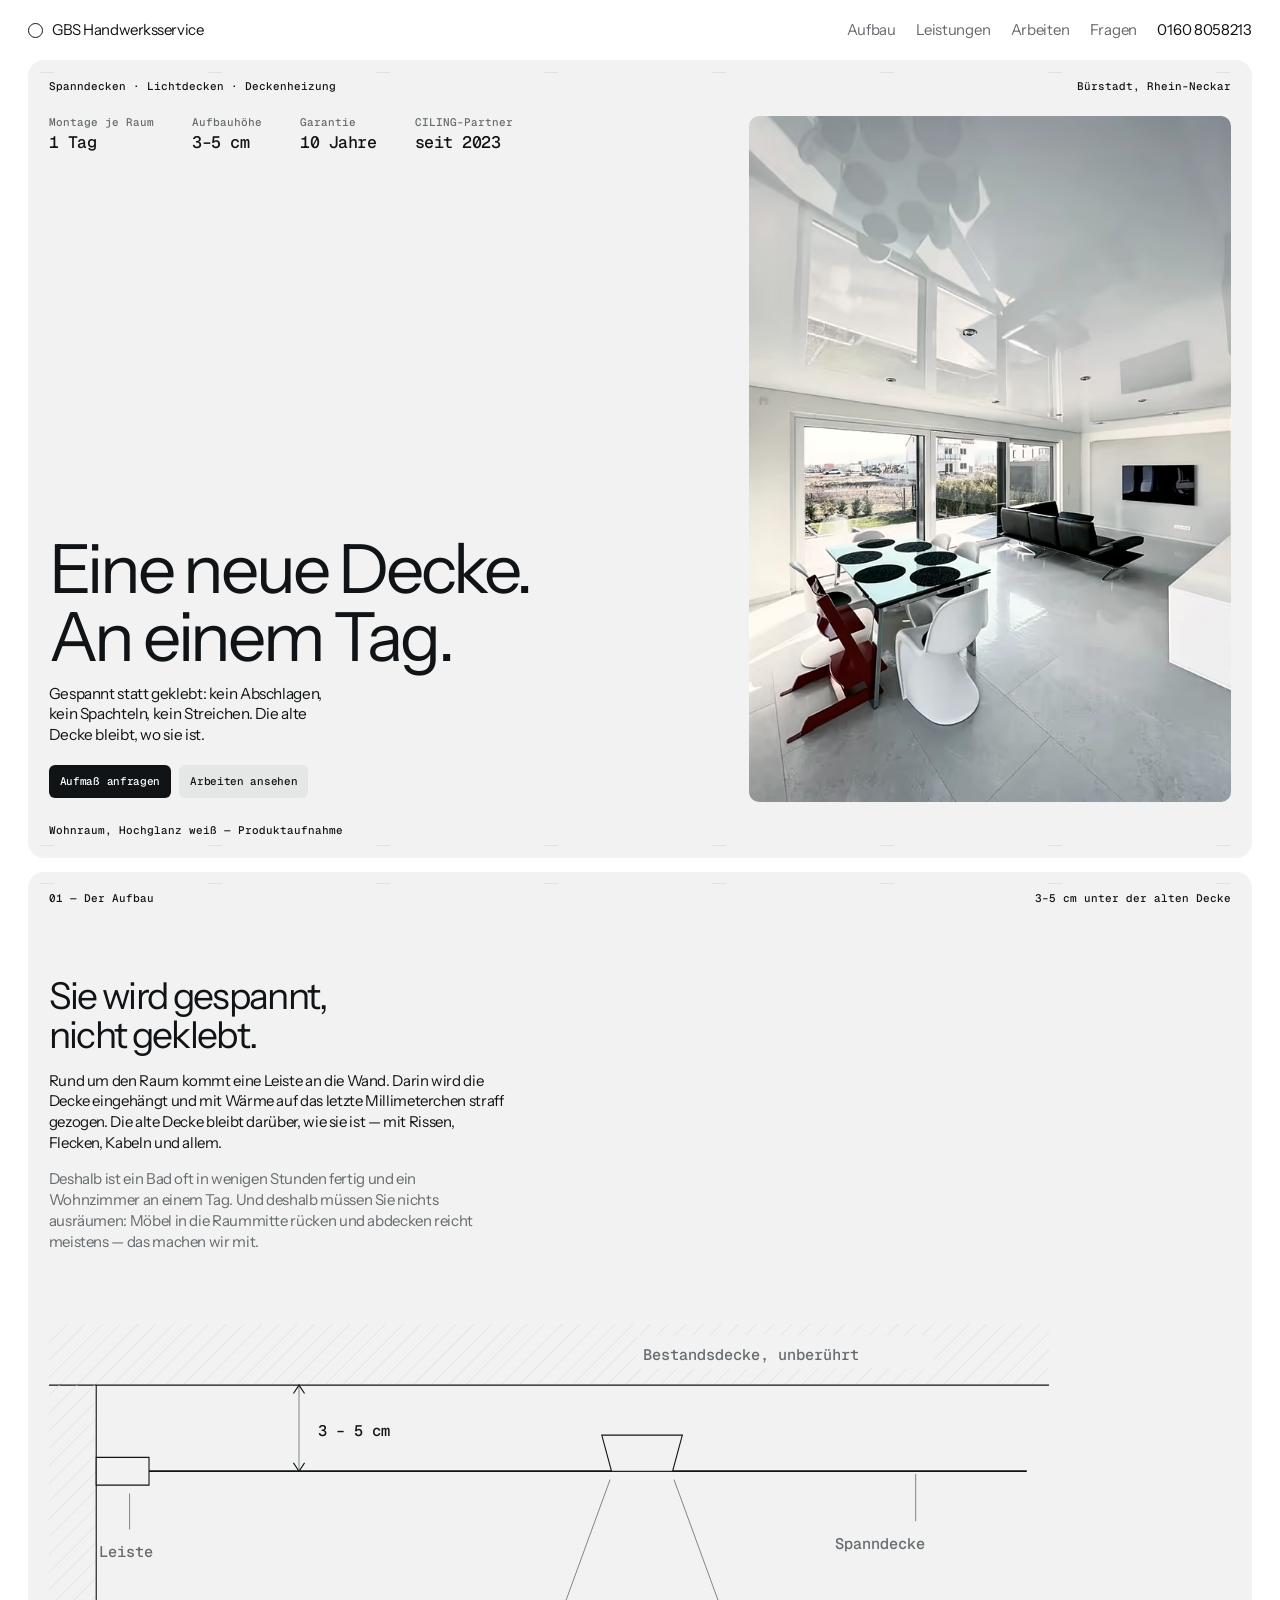
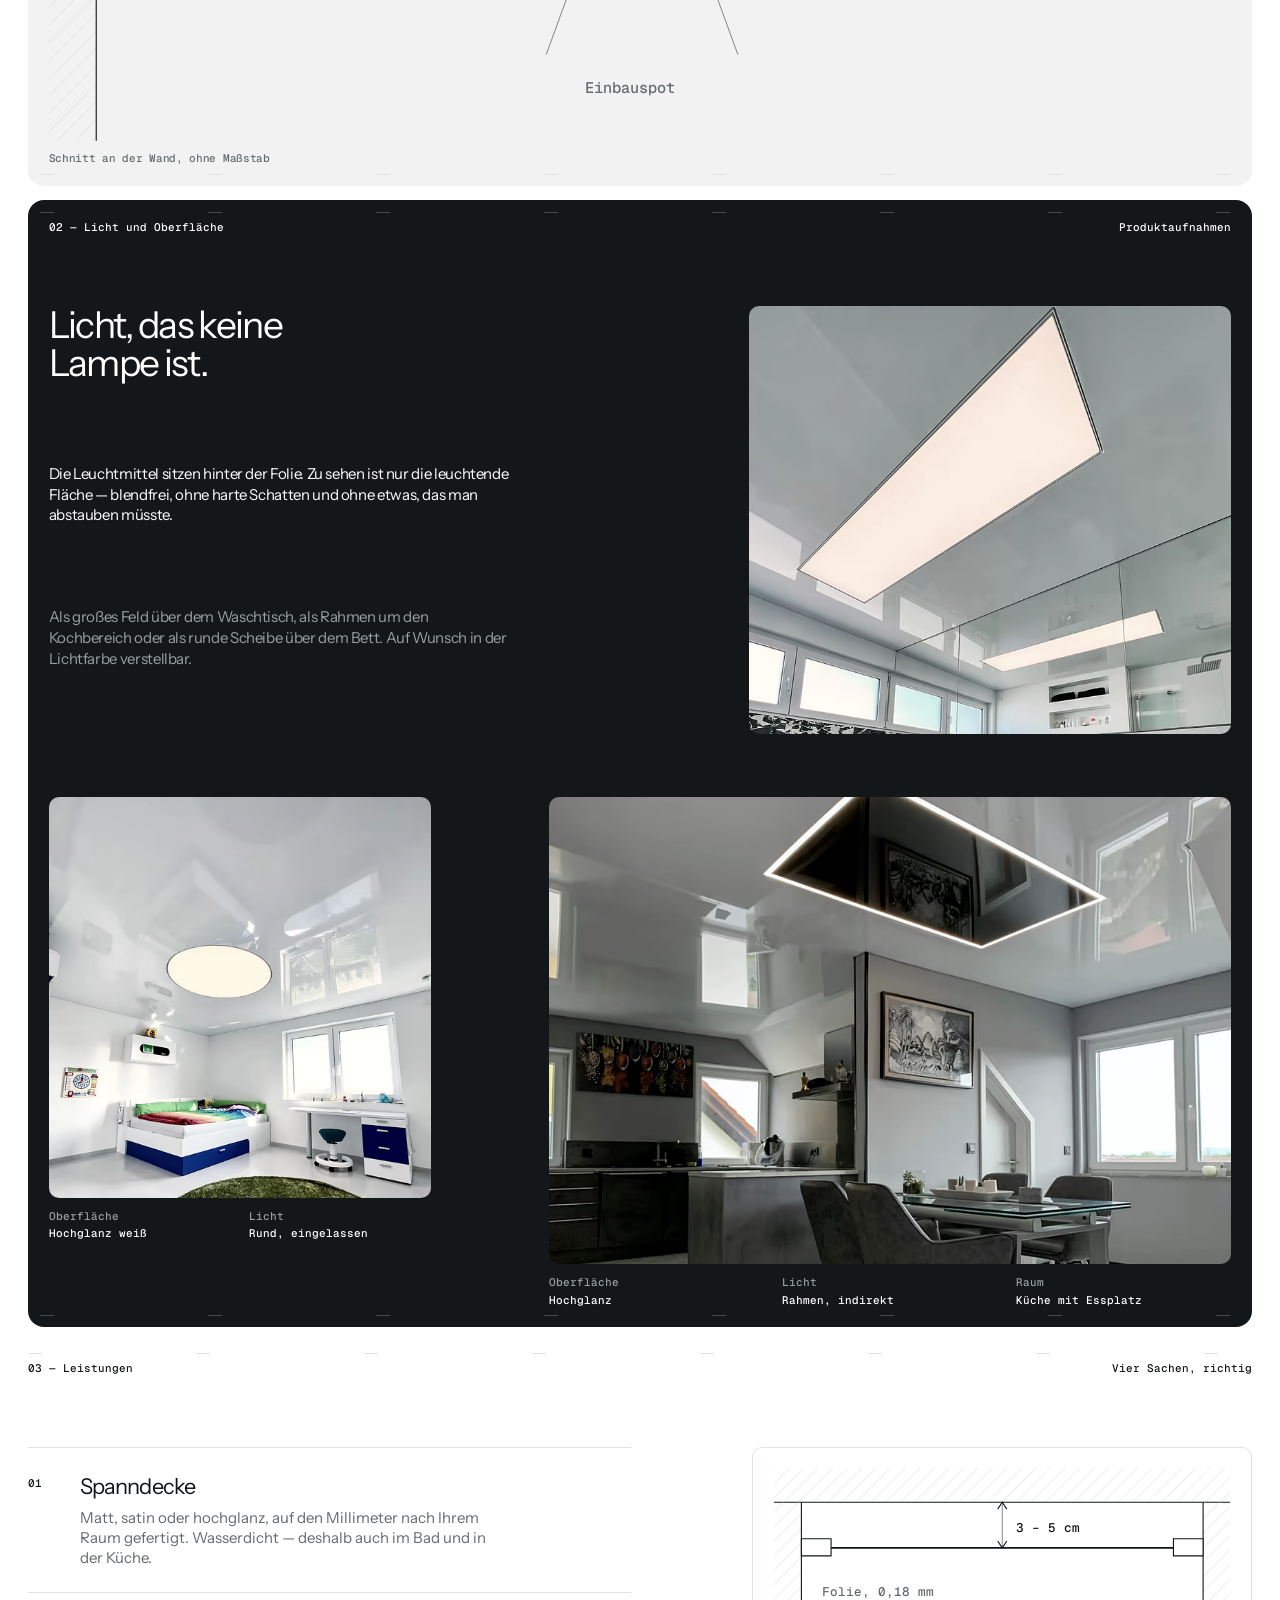
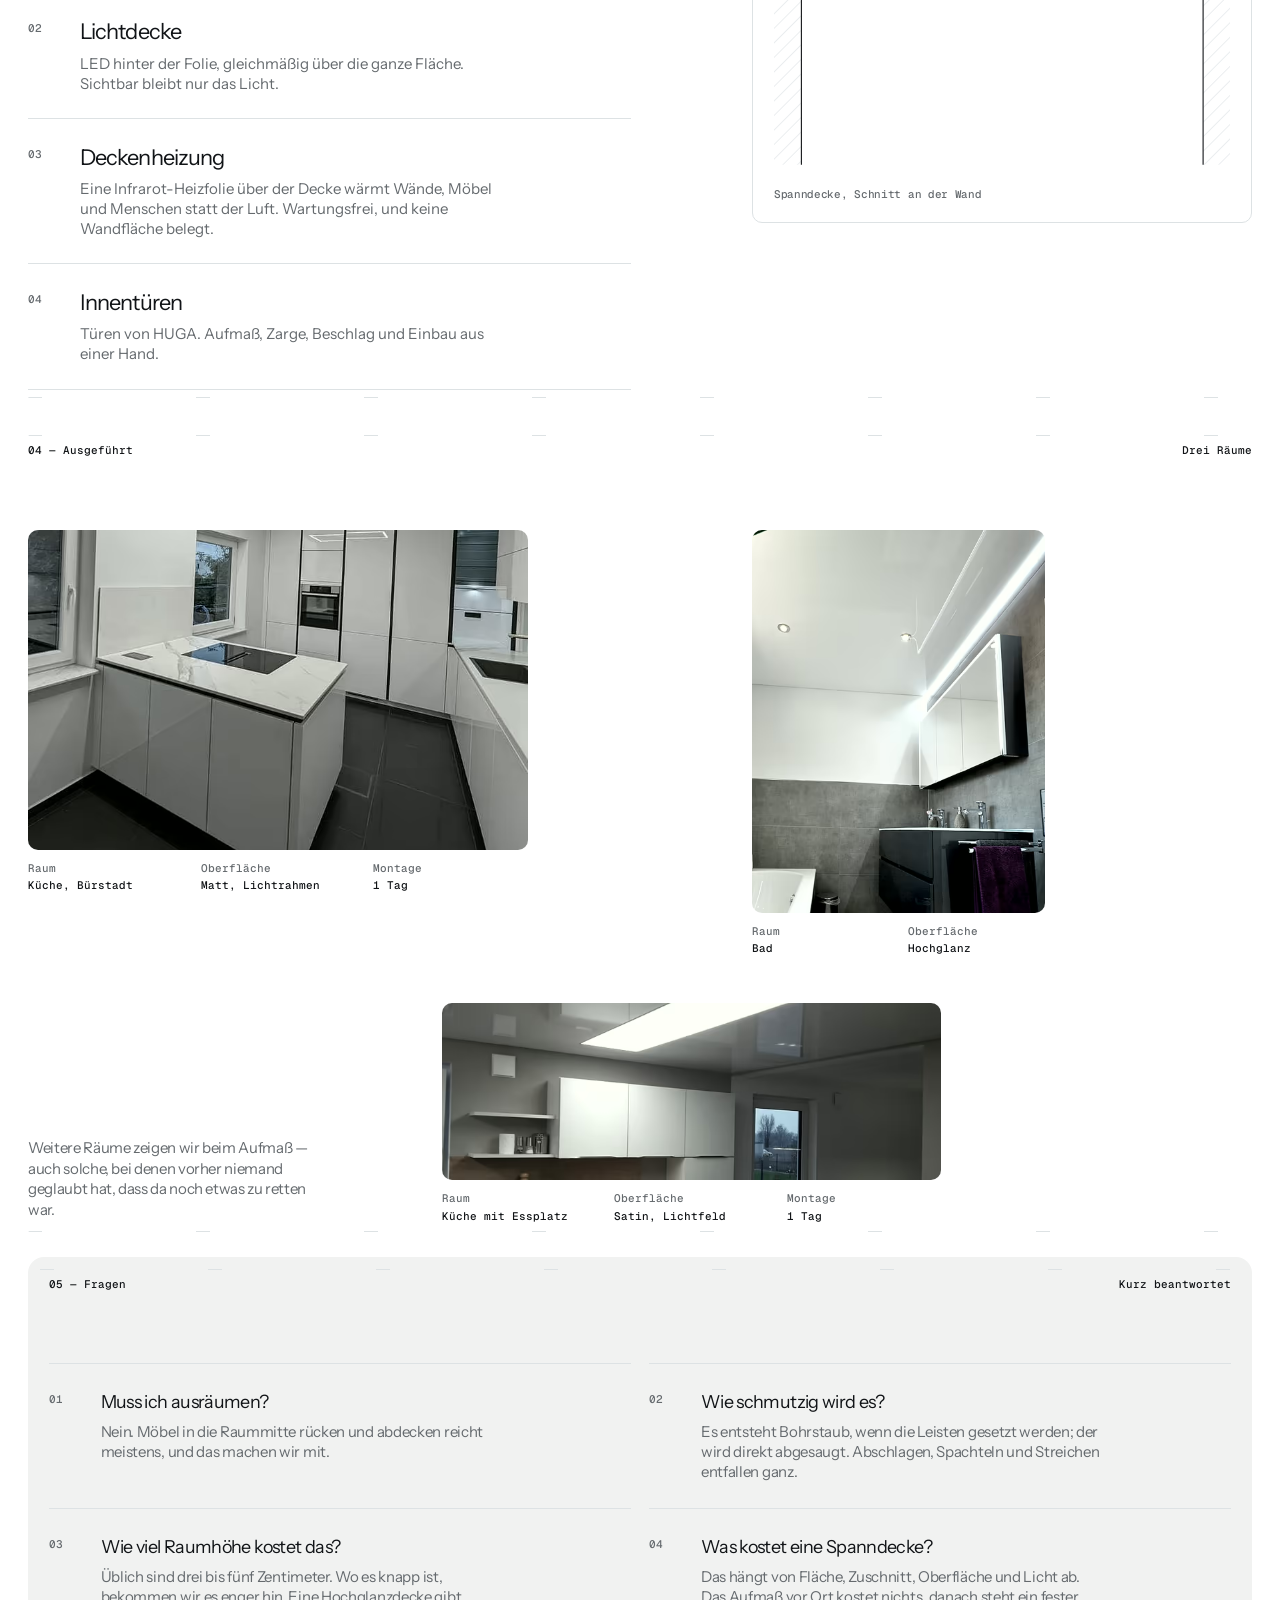
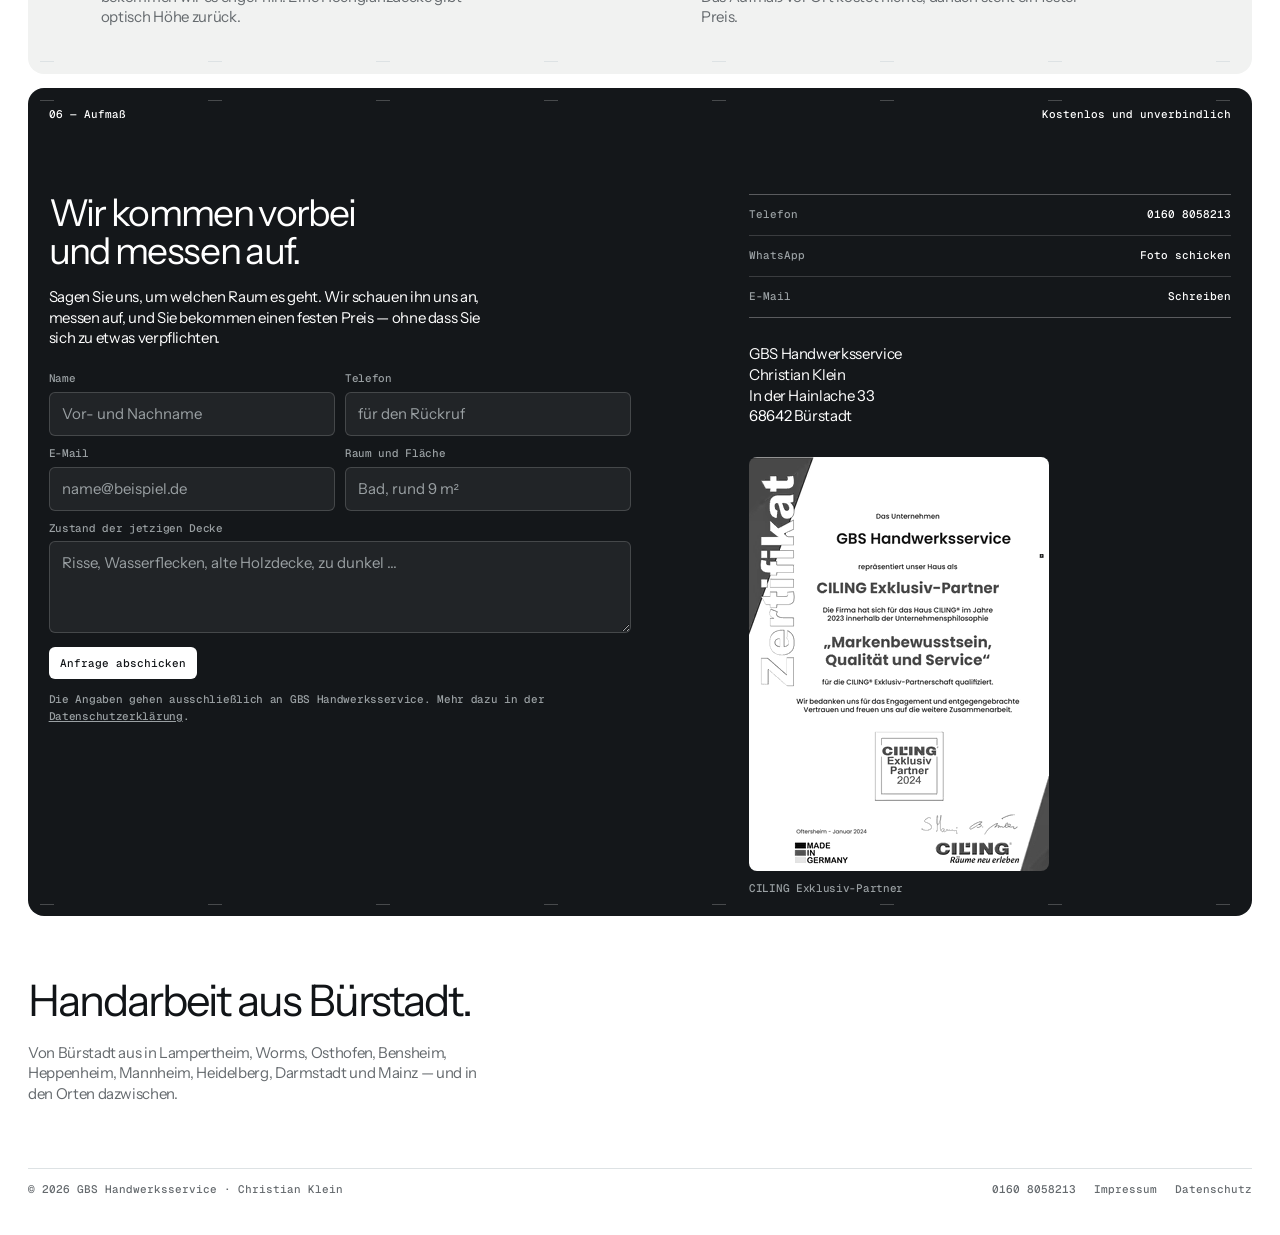
<file: index.html>
<!doctype html>
<html lang="de">
<head>
<meta charset="utf-8">
<meta name="viewport" content="width=device-width, initial-scale=1">
<title>GBS Handwerksservice — Spanndecken, Lichtdecken und Deckenheizung in Bürstadt</title>
<meta name="description" content="Spanndecken, Lichtdecken und Infrarot-Deckenheizung vom CILING Exklusiv-Partner in Bürstadt. Montage an einem Tag, 10 Jahre Garantie, kostenloses Aufmaß — im Raum Mannheim, Worms, Bensheim und Heidelberg.">
<meta name="robots" content="noindex, nofollow">
<meta name="theme-color" content="#ffffff">
<link rel="icon" href="favicon.svg" type="image/svg+xml">
<link rel="preload" href="assets/fonts/instrument-sans-latin.woff2" as="font" type="font/woff2" crossorigin>
<link rel="preload" href="assets/fonts/geist-mono-latin.woff2" as="font" type="font/woff2" crossorigin>
<link rel="stylesheet" href="assets/css/gbs.css">
<script>
/* Blendet erst aus, wenn JavaScript wirklich läuft — und holt alles zurück,
   falls das Hauptskript nicht ankommt. */
(function (d) {
  var h = d.documentElement;
  h.classList.add("js-an");
  setTimeout(function () { if (!h.dataset.bereit) { h.classList.remove("js-an"); } }, 3000);
}(document));
</script>
</head>
<body>

<!-- Muster für alle Zeichnungen, einmal für das ganze Blatt. -->
<svg class="zeichnung versteckt" aria-hidden="true" focusable="false">
  <defs>
    <pattern id="schraffur" width="9" height="9" patternUnits="userSpaceOnUse"
             patternTransform="rotate(45)">
      <line class="schraffur" x1="0" y1="0" x2="0" y2="9"/>
    </pattern>
    <pattern id="heiz" width="13" height="22" patternUnits="userSpaceOnUse">
      <line class="heizstrich" x1="6.5" y1="0" x2="6.5" y2="22"/>
    </pattern>
  </defs>
</svg>

<header class="kopf">
  <div class="kopf-innen">
    <a class="marke" href="#"><span class="marke-kreis" aria-hidden="true"></span>GBS Handwerksservice</a>
    <nav class="kopf-wege" aria-label="Seite">
      <a class="weg" href="#aufbau">Aufbau</a>
      <a class="weg" href="#leistungen">Leistungen</a>
      <a class="weg" href="#arbeiten">Arbeiten</a>
      <a class="weg" href="#fragen">Fragen</a>
      <a class="fern" href="tel:+491608058213">0160 8058213</a>
    </nav>
  </div>
</header>

<div class="blatt">

<!-- ==================================================== Titeltafel ====== -->
<section class="tafel titel">
  <div class="zeile mono">
    <span>Spanndecken · Lichtdecken · Deckenheizung</span>
    <span>Bürstadt, Rhein-Neckar</span>
  </div>

  <div class="gitter titel-innen">
    <div class="titel-text">
      <ul class="titel-werte mono">
        <li><span>Montage je Raum</span><b>1 Tag</b></li>
        <li><span>Aufbauhöhe</span><b>3–5 cm</b></li>
        <li><span>Garantie</span><b>10 Jahre</b></li>
        <li><span>CILING-Partner</span><b>seit 2023</b></li>
      </ul>

      <div class="titel-satz">
        <h1>Eine neue Decke.<br>An einem Tag.</h1>
        <p>Gespannt statt geklebt: kein Abschlagen, kein Spachteln, kein Streichen.
           Die alte Decke bleibt, wo sie ist.</p>
        <div class="knoepfe">
          <a class="knopf knopf--voll" href="#kontakt">Aufmaß anfragen</a>
          <a class="knopf" href="#arbeiten">Arbeiten ansehen</a>
        </div>
      </div>
    </div>

    <div class="titel-bild">
      <picture>
        <source type="image/avif" srcset="assets/img/titel-470.avif 470w, assets/img/titel-700.avif 700w" sizes="(max-width: 700px) 92vw, 40vw">
        <img src="assets/img/titel-700.jpg"
             srcset="assets/img/titel-470.jpg 470w, assets/img/titel-700.jpg 700w"
             sizes="(max-width: 700px) 92vw, 40vw"
             width="700" height="912" fetchpriority="high"
             alt="Wohnraum mit spiegelnder weißer Hochglanz-Spanndecke, in der sich die Fensterfront spiegelt">
      </picture>
    </div>
  </div>

  <div class="zeile mono">
    <span>Wohnraum, Hochglanz weiß — Produktaufnahme</span>
  </div>
</section>

<main>

<!-- ======================================================== Der Aufbau == -->
<section class="tafel" id="aufbau">
  <div class="zeile mono kopfzeile">
    <span>01 — Der Aufbau</span>
    <span>3–5 cm unter der alten Decke</span>
  </div>

  <div class="gitter auf">
    <div class="aussage sp-halb">
      <h2 class="gross">Sie wird gespannt,<br>nicht geklebt.</h2>
      <p class="lauf">Rund um den Raum kommt eine Leiste an die Wand. Darin wird die
        Decke eingehängt und mit Wärme auf das letzte Millimeterchen straff
        gezogen. Die alte Decke bleibt darüber, wie sie ist — mit Rissen,
        Flecken, Kabeln und allem.</p>
      <p class="lauf grau">Deshalb ist ein Bad oft in wenigen Stunden fertig und ein
        Wohnzimmer an einem Tag. Und deshalb müssen Sie nichts ausräumen: Möbel in
        die Raummitte rücken und abdecken reicht meistens — das machen wir mit.</p>
    </div>

  </div>

  <figure class="auf" style="margin-top:clamp(46px,8vh,110px)">
    <svg class="zeichnung zeichnung--gross" viewBox="0 0 720 300" role="img"
         aria-label="Schnitt durch den Deckenaufbau: unter der alten Decke ist eine Leiste an der Wand befestigt, in die die Spanndecke eingehängt wird. Der Abstand beträgt drei bis fünf Zentimeter.">
      <rect x="0" y="0" width="720" height="44" fill="url(#schraffur)"/>
      <line class="l" x1="0" y1="44" x2="720" y2="44"/>
      <rect x="0" y="44" width="34" height="256" fill="url(#schraffur)"/>
      <line class="l" x1="34" y1="44" x2="34" y2="300"/>

      <rect class="l fl-feld" x="34" y="96" width="38" height="20"/>
      <line class="l2" x1="72" y1="106" x2="704" y2="106"/>

      <line class="fein" x1="180" y1="44" x2="180" y2="106"/>
      <path class="l" d="M176 50l4-6 4 6M176 100l4 6 4-6"/>
      <text class="mass" x="194" y="81">3 – 5 cm</text>

      <path class="l fl-feld" d="M398 80h58l-7 26h-44z"/>
      <line class="fein" x1="404" y1="112" x2="358" y2="238"/>
      <line class="fein" x1="450" y1="112" x2="496" y2="238"/>

      <rect class="fl-feld feld-lang" x="424" y="8" width="212" height="24"/>
      <text x="428" y="26">Bestandsdecke, unberührt</text>

      <line class="fein" x1="58" y1="122" x2="58" y2="148"/>
      <text x="36" y="168">Leiste</text>

      <line class="fein" x1="624" y1="108" x2="624" y2="142"/>
      <text x="566" y="162">Spanndecke</text>

      <text x="386" y="266">Einbauspot</text>
    </svg>
    <figcaption>Schnitt an der Wand, ohne Maßstab</figcaption>
  </figure>
</section>

<!-- =========================================================== Das Licht = -->
<section class="tafel tafel--nacht" id="licht">
  <div class="zeile mono kopfzeile">
    <span>02 — Licht und Oberfläche</span>
    <span>Produktaufnahmen</span>
  </div>

  <div class="gitter auf">
    <div class="aussage sp-links">
      <h2 class="gross">Licht, das keine<br>Lampe ist.</h2>
      <p class="lauf">Die Leuchtmittel sitzen hinter der Folie. Zu sehen ist nur die
        leuchtende Fläche — blendfrei, ohne harte Schatten und ohne etwas, das man
        abstauben müsste.</p>
      <p class="lauf grau">Als großes Feld über dem Waschtisch, als Rahmen um den
        Kochbereich oder als runde Scheibe über dem Bett. Auf Wunsch in der
        Lichtfarbe verstellbar.</p>
    </div>

    <div class="sp-rechts bildfeld">
      <picture class="randlos">
        <source type="image/avif" srcset="assets/img/licht-470.avif 470w, assets/img/licht-700.avif 700w" sizes="(max-width: 980px) 92vw, 40vw">
        <img src="assets/img/licht-700.jpg"
             srcset="assets/img/licht-470.jpg 470w, assets/img/licht-700.jpg 700w"
             sizes="(max-width: 980px) 92vw, 40vw"
             width="700" height="622" loading="lazy"
             alt="Bad mit einem großen, gleichmäßig leuchtenden Feld in der Hochglanzdecke über dem Waschtisch">
      </picture>
    </div>
  </div>

  <div class="paarung auf" style="margin-top:clamp(40px,7vh,96px)">
    <figure class="werk" style="grid-column:1/5">
      <div class="arbeit" style="aspect-ratio:540/566">
        <picture>
          <source type="image/avif" srcset="assets/img/kind-380.avif 380w, assets/img/kind-540.avif 540w" sizes="(max-width: 980px) 92vw, 30vw">
          <img src="assets/img/kind-540.jpg"
               srcset="assets/img/kind-380.jpg 380w, assets/img/kind-540.jpg 540w"
               sizes="(max-width: 980px) 92vw, 30vw"
               width="540" height="566" loading="lazy"
               alt="Kinderzimmer mit weißer Hochglanz-Spanndecke und einer runden, eingelassenen Leuchte">
        </picture>
      </div>
      <div class="arbeit-daten mono" style="grid-template-columns:repeat(2,minmax(0,1fr))">
        <div><span>Oberfläche</span>Hochglanz weiß</div>
        <div><span>Licht</span>Rund, eingelassen</div>
      </div>
    </figure>

    <figure class="werk" style="grid-column:6/13">
      <div class="arbeit" style="aspect-ratio:900/616">
        <picture>
          <source type="image/avif" srcset="assets/img/flaeche-600.avif 600w, assets/img/flaeche-900.avif 900w" sizes="(max-width: 980px) 92vw, 52vw">
          <img src="assets/img/flaeche-900.jpg"
               srcset="assets/img/flaeche-600.jpg 600w, assets/img/flaeche-900.jpg 900w"
               sizes="(max-width: 980px) 92vw, 52vw"
               width="900" height="616" loading="lazy"
               alt="Küche mit Essplatz unter einer Hochglanzdecke mit einem indirekt leuchtenden Lichtrahmen">
        </picture>
      </div>
      <div class="arbeit-daten mono">
        <div><span>Oberfläche</span>Hochglanz</div>
        <div><span>Licht</span>Rahmen, indirekt</div>
        <div><span>Raum</span>Küche mit Essplatz</div>
      </div>
    </figure>
  </div>
</section>

<!-- ========================================================= Leistungen == -->
<section class="tafel tafel--weiss" id="leistungen">
  <div class="zeile mono kopfzeile">
    <span>03 — Leistungen</span>
    <span>Vier Sachen, richtig</span>
  </div>

  <div class="leistungen auf">
    <div class="liste" id="liste" role="tablist" aria-label="Leistungen">
      <button class="posten" type="button" role="tab" id="w-1" aria-controls="b-1" aria-selected="true">
        <span class="posten-num" aria-hidden="true">01</span>
        <span>
          <b>Spanndecke</b>
          <p>Matt, satin oder hochglanz, auf den Millimeter nach Ihrem Raum
             gefertigt. Wasserdicht — deshalb auch im Bad und in der Küche.</p>
        </span>
      </button>
      <button class="posten" type="button" role="tab" id="w-2" aria-controls="b-2" aria-selected="false">
        <span class="posten-num" aria-hidden="true">02</span>
        <span>
          <b>Lichtdecke</b>
          <p>LED hinter der Folie, gleichmäßig über die ganze Fläche. Sichtbar
             bleibt nur das Licht.</p>
        </span>
      </button>
      <button class="posten" type="button" role="tab" id="w-3" aria-controls="b-3" aria-selected="false">
        <span class="posten-num" aria-hidden="true">03</span>
        <span>
          <b>Deckenheizung</b>
          <p>Eine Infrarot-Heizfolie über der Decke wärmt Wände, Möbel und
             Menschen statt der Luft. Wartungsfrei, und keine Wandfläche belegt.</p>
        </span>
      </button>
      <button class="posten" type="button" role="tab" id="w-4" aria-controls="b-4" aria-selected="false">
        <span class="posten-num" aria-hidden="true">04</span>
        <span>
          <b>Innentüren</b>
          <p>Türen von HUGA. Aufmaß, Zarge, Beschlag und Einbau aus einer Hand.</p>
        </span>
      </button>
    </div>

    <div class="schau" id="schau">
      <figure class="schau-blatt" id="b-1" role="tabpanel" aria-labelledby="w-1">
        <svg class="zeichnung" viewBox="0 0 400 260" role="img"
             aria-label="Schnitt durch eine Spanndecke: die Folie hängt in einer Leiste an der Wand, ein paar Zentimeter unter der alten Decke.">
          <rect x="0" y="0" width="400" height="30" fill="url(#schraffur)"/>
          <line class="l" x1="0" y1="30" x2="400" y2="30"/>
          <rect x="0" y="30" width="24" height="230" fill="url(#schraffur)"/>
          <line class="l" x1="24" y1="30" x2="24" y2="260"/>
          <rect x="376" y="30" width="24" height="230" fill="url(#schraffur)"/>
          <line class="l" x1="376" y1="30" x2="376" y2="260"/>
          <rect class="l fl-feld" x="24" y="62" width="26" height="15"/>
          <rect class="l fl-feld" x="350" y="62" width="26" height="15"/>
          <line class="l2" x1="50" y1="70" x2="350" y2="70"/>
          <line class="fein" x1="200" y1="30" x2="200" y2="70"/>
          <path class="l" d="M196 36l4-6 4 6M196 64l4 6 4-6"/>
          <text class="mass" x="212" y="56">3 – 5 cm</text>
          <text x="42" y="112">Folie, 0,18 mm</text>
        </svg>
        <figcaption>Spanndecke, Schnitt an der Wand</figcaption>
      </figure>

      <figure class="schau-blatt" id="b-2" role="tabpanel" aria-labelledby="w-2">
        <svg class="zeichnung" viewBox="0 0 400 260" role="img"
             aria-label="Schnitt durch eine Lichtdecke: hinter der lichtdurchlässigen Folie sitzen LED-Module, deren Licht gleichmäßig nach unten austritt.">
          <rect x="0" y="0" width="400" height="30" fill="url(#schraffur)"/>
          <line class="l" x1="0" y1="30" x2="400" y2="30"/>
          <rect x="0" y="30" width="24" height="230" fill="url(#schraffur)"/>
          <line class="l" x1="24" y1="30" x2="24" y2="260"/>
          <rect x="376" y="30" width="24" height="230" fill="url(#schraffur)"/>
          <line class="l" x1="376" y1="30" x2="376" y2="260"/>
          <rect class="l fl-feld" x="58" y="40" width="52" height="10"/>
          <rect class="l fl-feld" x="138" y="40" width="52" height="10"/>
          <rect class="l fl-feld" x="218" y="40" width="52" height="10"/>
          <rect class="l fl-feld" x="298" y="40" width="52" height="10"/>
          <line class="l2" x1="24" y1="104" x2="376" y2="104"/>
          <g class="fein">
            <line x1="44"  y1="114" x2="44"  y2="186"/>
            <line x1="78"  y1="114" x2="78"  y2="186"/>
            <line x1="112" y1="114" x2="112" y2="186"/>
            <line x1="146" y1="114" x2="146" y2="186"/>
            <line x1="180" y1="114" x2="180" y2="186"/>
            <line x1="214" y1="114" x2="214" y2="186"/>
            <line x1="248" y1="114" x2="248" y2="186"/>
            <line x1="282" y1="114" x2="282" y2="186"/>
            <line x1="316" y1="114" x2="316" y2="186"/>
            <line x1="350" y1="114" x2="350" y2="186"/>
          </g>
          <text x="42" y="78">LED hinter der Folie</text>
        </svg>
        <figcaption>Lichtdecke, Schnitt</figcaption>
      </figure>

      <figure class="schau-blatt" id="b-3" role="tabpanel" aria-labelledby="w-3">
        <svg class="zeichnung" viewBox="0 0 400 260" role="img"
             aria-label="Schnitt durch eine Deckenheizung: über der Spanndecke liegt eine Heizfolie, deren Strahlungswärme gleichmäßig nach unten abgegeben wird.">
          <rect x="0" y="0" width="400" height="30" fill="url(#schraffur)"/>
          <line class="l" x1="0" y1="30" x2="400" y2="30"/>
          <rect x="0" y="30" width="24" height="230" fill="url(#schraffur)"/>
          <line class="l" x1="24" y1="30" x2="24" y2="260"/>
          <rect x="376" y="30" width="24" height="230" fill="url(#schraffur)"/>
          <line class="l" x1="376" y1="30" x2="376" y2="260"/>
          <rect x="50" y="38" width="300" height="22" fill="url(#heiz)"/>
          <rect class="l" x="50" y="38" width="300" height="22"/>
          <line class="l2" x1="24" y1="104" x2="376" y2="104"/>
          <g class="fein">
            <line x1="76"  y1="116" x2="76"  y2="182"/>
            <line x1="138" y1="116" x2="138" y2="182"/>
            <line x1="200" y1="116" x2="200" y2="182"/>
            <line x1="262" y1="116" x2="262" y2="182"/>
            <line x1="324" y1="116" x2="324" y2="182"/>
          </g>
          <path class="l" d="M70 176l6 7 6-7M132 176l6 7 6-7M194 176l6 7 6-7M256 176l6 7 6-7M318 176l6 7 6-7"/>
          <text x="42" y="86">Heizfolie</text>
        </svg>
        <figcaption>Deckenheizung, Schnitt</figcaption>
      </figure>

      <figure class="schau-blatt" id="b-4" role="tabpanel" aria-labelledby="w-4">
        <svg class="zeichnung" viewBox="0 0 400 260" role="img"
             aria-label="Grundriss einer Innentür: in der Wandöffnung sitzt die Zarge, das Türblatt schwingt im Viertelkreis auf.">
          <rect x="0" y="96" width="96" height="40" fill="url(#schraffur)"/>
          <line class="l" x1="0" y1="96" x2="96" y2="96"/>
          <line class="l" x1="0" y1="136" x2="96" y2="136"/>
          <line class="l" x1="96" y1="96" x2="96" y2="136"/>
          <rect x="330" y="96" width="70" height="40" fill="url(#schraffur)"/>
          <line class="l" x1="330" y1="96" x2="400" y2="96"/>
          <line class="l" x1="330" y1="136" x2="400" y2="136"/>
          <line class="l" x1="330" y1="96" x2="330" y2="136"/>

          <rect class="l fl-feld" x="96" y="92" width="14" height="48"/>
          <rect class="l fl-feld" x="316" y="92" width="14" height="48"/>

          <path class="fein" d="M110 116a206 206 0 0 1 206 -0" />
          <rect class="l2 fl-feld" x="106" y="114" width="8" height="142"
                transform="rotate(-38 110 116)"/>

          <line class="fein" x1="110" y1="80" x2="316" y2="80"/>
          <path class="l" d="M116 76l-6 4 6 4M310 76l6 4-6 4"/>
          <text class="mass" x="176" y="66">Rohbaumaß</text>

          <text x="96" y="176">Zarge</text>
          <text x="196" y="232">Türblatt</text>
        </svg>
        <figcaption>Innentür, Grundriss</figcaption>
      </figure>
    </div>
  </div>
</section>

<!-- ========================================================== Ausgeführt = -->
<section class="tafel tafel--weiss" id="arbeiten">
  <div class="zeile mono kopfzeile">
    <span>04 — Ausgeführt</span>
    <span>Drei Räume</span>
  </div>

  <div class="paarung auf">
    <figure class="werk" style="grid-column:1/6">
      <div class="arbeit" style="aspect-ratio:720/462">
        <picture>
          <source type="image/avif" srcset="assets/img/kueche-480.avif 480w, assets/img/kueche-720.avif 720w" sizes="(max-width: 980px) 92vw, 40vw">
          <img src="assets/img/kueche-720.jpg"
               srcset="assets/img/kueche-480.jpg 480w, assets/img/kueche-720.jpg 720w"
               sizes="(max-width: 980px) 92vw, 40vw"
               width="720" height="462" loading="lazy"
               alt="Küche mit weißer Spanndecke, Kücheninsel und einem leuchtenden Lichtrahmen in der Decke">
        </picture>
      </div>
      <div class="arbeit-daten mono">
        <div><span>Raum</span>Küche, Bürstadt</div>
        <div><span>Oberfläche</span>Matt, Lichtrahmen</div>
        <div><span>Montage</span>1 Tag</div>
      </div>
    </figure>

    <figure class="werk" style="grid-column:8/11">
      <div class="arbeit" style="aspect-ratio:440/576">
        <picture>
          <source type="image/avif" srcset="assets/img/bad-300.avif 300w, assets/img/bad-440.avif 440w" sizes="(max-width: 980px) 92vw, 24vw">
          <img src="assets/img/bad-440.jpg"
               srcset="assets/img/bad-300.jpg 300w, assets/img/bad-440.jpg 440w"
               sizes="(max-width: 980px) 92vw, 24vw"
               width="440" height="576" loading="lazy"
               alt="Bad mit spiegelnder Hochglanz-Spanndecke, Einbauspot und einem LED-Streifen über dem Spiegelschrank">
        </picture>
      </div>
      <div class="arbeit-daten mono" style="grid-template-columns:repeat(2,minmax(0,1fr))">
        <div><span>Raum</span>Bad</div>
        <div><span>Oberfläche</span>Hochglanz</div>
      </div>
    </figure>

    <p class="lauf grau werk-satz" style="grid-column:1/4">Weitere Räume zeigen wir beim
      Aufmaß — auch solche, bei denen vorher niemand geglaubt hat, dass da noch etwas
      zu retten war.</p>

    <figure class="werk" style="grid-column:5/10">
      <div class="arbeit" style="aspect-ratio:720/256">
        <picture>
          <source type="image/avif" srcset="assets/img/holz-480.avif 480w, assets/img/holz-720.avif 720w" sizes="(max-width: 980px) 92vw, 40vw">
          <img src="assets/img/holz-720.jpg"
               srcset="assets/img/holz-480.jpg 480w, assets/img/holz-720.jpg 720w"
               sizes="(max-width: 980px) 92vw, 40vw"
               width="720" height="256" loading="lazy"
               alt="Küche mit Holzarbeitsplatte und einem großen, leuchtenden Deckenfeld in der weißen Spanndecke">
        </picture>
      </div>
      <div class="arbeit-daten mono">
        <div><span>Raum</span>Küche mit Essplatz</div>
        <div><span>Oberfläche</span>Satin, Lichtfeld</div>
        <div><span>Montage</span>1 Tag</div>
      </div>
    </figure>
  </div>
</section>

<!-- ============================================================== Fragen = -->
<section class="tafel" id="fragen">
  <div class="zeile mono kopfzeile">
    <span>05 — Fragen</span>
    <span>Kurz beantwortet</span>
  </div>

  <div class="fragen auf">
    <div class="frage">
      <span class="frage-num mono" aria-hidden="true">01</span>
      <div>
        <h3>Muss ich ausräumen?</h3>
        <p>Nein. Möbel in die Raummitte rücken und abdecken reicht meistens, und
           das machen wir mit.</p>
      </div>
    </div>
    <div class="frage">
      <span class="frage-num mono" aria-hidden="true">02</span>
      <div>
        <h3>Wie schmutzig wird es?</h3>
        <p>Es entsteht Bohrstaub, wenn die Leisten gesetzt werden; der wird direkt
           abgesaugt. Abschlagen, Spachteln und Streichen entfallen ganz.</p>
      </div>
    </div>
    <div class="frage">
      <span class="frage-num mono" aria-hidden="true">03</span>
      <div>
        <h3>Wie viel Raumhöhe kostet das?</h3>
        <p>Üblich sind drei bis fünf Zentimeter. Wo es knapp ist, bekommen wir es
           enger hin. Eine Hochglanzdecke gibt optisch Höhe zurück.</p>
      </div>
    </div>
    <div class="frage">
      <span class="frage-num mono" aria-hidden="true">04</span>
      <div>
        <h3>Was kostet eine Spanndecke?</h3>
        <p>Das hängt von Fläche, Zuschnitt, Oberfläche und Licht ab. Das Aufmaß
           vor Ort kostet nichts, danach steht ein fester Preis.</p>
      </div>
    </div>
  </div>
</section>

<!-- ============================================================= Kontakt = -->
<section class="tafel tafel--nacht" id="kontakt">
  <div class="zeile mono kopfzeile">
    <span>06 — Aufmaß</span>
    <span>Kostenlos und unverbindlich</span>
  </div>

  <div class="gitter auf">
    <div class="sp-text">
      <h2 class="gross">Wir kommen vorbei<br>und messen auf.</h2>
      <p class="lauf" style="margin-top:16px">Sagen Sie uns, um welchen Raum es geht.
        Wir schauen ihn uns an, messen auf, und Sie bekommen einen festen Preis —
        ohne dass Sie sich zu etwas verpflichten.</p>

      <form class="bogen" id="anfrage" action="kontakt.php" method="post">
        <div class="st-falle" aria-hidden="true" style="position:absolute;left:-9999px;width:1px;height:1px;overflow:hidden"><label>Bitte leer lassen <input name="webseite" type="text" tabindex="-1" autocomplete="off"></label></div>
        <div class="paar">
          <label class="eingabe">
            <span>Name</span>
            <input type="text" name="name" autocomplete="name" placeholder="Vor- und Nachname" required>
          </label>
          <label class="eingabe">
            <span>Telefon</span>
            <input type="tel" name="telefon" autocomplete="tel" placeholder="für den Rückruf">
          </label>
        </div>
        <div class="paar">
          <label class="eingabe">
            <span>E-Mail</span>
            <input type="email" name="email" autocomplete="email" placeholder="name@beispiel.de">
          </label>
          <label class="eingabe">
            <span>Raum und Fläche</span>
            <input type="text" name="raum" placeholder="Bad, rund 9 m²">
          </label>
        </div>
        <label class="eingabe">
          <span>Zustand der jetzigen Decke</span>
          <textarea name="nachricht" placeholder="Risse, Wasserflecken, alte Holzdecke, zu dunkel …"></textarea>
        </label>
        <button class="knopf knopf--voll senden" type="submit">Anfrage abschicken</button>
        <p class="bogen-fuss">
          Die Angaben gehen ausschließlich an GBS Handwerksservice. Mehr dazu in der
          <a href="datenschutz.html">Datenschutzerklärung</a>.
        </p>

        <div class="rueckmeldung" id="rueckmeldung" hidden>
          <p><b>Danke.</b> Ihre Anfrage ist eingegangen.</p>
          <textarea id="entwurf" readonly aria-label="Ihre Anfrage als Text"></textarea>
          <button class="knopf" type="button" id="kopieren">Text kopieren</button>
        </div>
      </form>
    </div>

    <div class="sp-neben">
      <ul class="kontaktwege mono">
        <li><span>Telefon</span><a href="tel:+491608058213">0160 8058213</a></li>
        <li><span>WhatsApp</span><a href="https://wa.me/491608058213" rel="noopener">Foto schicken</a></li>
        <li><span>E-Mail</span><a href="mailto:christian-klein@gbs-handwerksservice.de">Schreiben</a></li>
      </ul>

      <address class="lauf" style="margin-top:26px">
        GBS Handwerksservice<br>
        Christian Klein<br>
        In der Hainlache 33<br>
        68642 Bürstadt
      </address>

      <figure style="margin-top:30px">
        <picture>
          <source type="image/avif" srcset="assets/img/zertifikat-300.avif">
          <img class="urkunde" src="assets/img/zertifikat-300.jpg" width="300" height="414" loading="lazy"
               alt="Zertifikat: GBS Handwerksservice ist CILING Exklusiv-Partner, ausgestellt im Januar 2024">
        </picture>
        <figcaption>CILING Exklusiv-Partner</figcaption>
      </figure>
    </div>
  </div>
</section>

</main>

<footer class="fuss">
  <p class="fuss-gross">Handarbeit aus&nbsp;Bürstadt.</p>
  <p class="lauf grau" style="margin-top:20px">Von Bürstadt aus in Lampertheim, Worms,
    Osthofen, Bensheim, Heppenheim, Mannheim, Heidelberg, Darmstadt und Mainz —
    und in den Orten dazwischen.</p>

  <div class="fuss-zeile mono">
    <span>© 2026 GBS Handwerksservice · Christian Klein</span>
    <span class="fuss-wege">
      <a href="tel:+491608058213">0160 8058213</a>
      <a href="impressum.html">Impressum</a>
      <a href="datenschutz.html">Datenschutz</a>
    </span>
  </div>
</footer>

</div><!-- /blatt -->

<script type="application/ld+json">
{
  "@context": "https://schema.org",
  "@type": "HomeAndConstructionBusiness",
  "name": "GBS Handwerksservice",
  "description": "Spanndecken, Lichtdecken, Infrarot-Deckenheizung und Innentüren. CILING Exklusiv-Partner in Bürstadt.",
  "address": {
    "@type": "PostalAddress",
    "streetAddress": "In der Hainlache 33",
    "postalCode": "68642",
    "addressLocality": "Bürstadt",
    "addressCountry": "DE"
  },
  "telephone": "+49 160 8058213",
  "email": "christian-klein@gbs-handwerksservice.de",
  "areaServed": ["Bürstadt", "Lampertheim", "Worms", "Osthofen", "Bensheim", "Heppenheim", "Mannheim", "Heidelberg", "Darmstadt", "Mainz"],
  "founder": { "@type": "Person", "name": "Christian Klein" }
}
</script>

<script src="assets/js/gbs.js" defer></script>
</body>
</html>
</file>
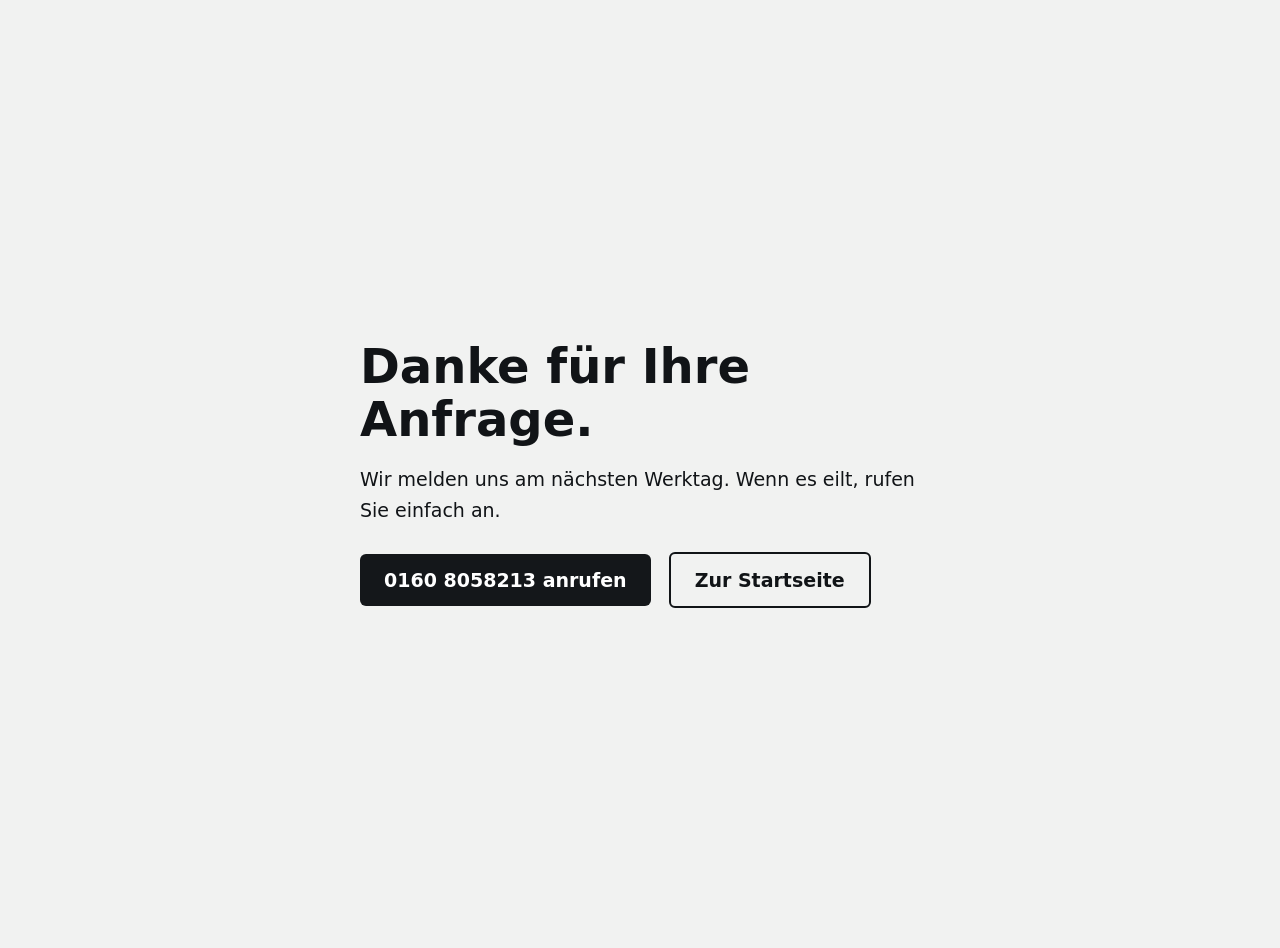
<file: danke.html>
<!doctype html>
<html lang="de">
<head>
  <meta charset="utf-8">
  <meta name="viewport" content="width=device-width, initial-scale=1">
  <meta name="robots" content="noindex">
  <title>Danke – GBS Handwerksservice</title>
  <style>
    body { margin: 0; min-height: 100vh; display: grid; place-items: center; background: #f1f2f1; color: #111417;
           font: 400 19px/1.6 'Instrument Sans', system-ui, sans-serif; padding: 24px; }
    main { max-width: 560px; }
    h1 { font-size: clamp(2rem, 6vw, 3rem); line-height: 1.1; margin: 0 0 16px; }
    a.knopf { display: inline-flex; align-items: center; min-height: 52px; padding: 0 24px; margin: 8px 12px 0 0;
              background: #14171a; color: #fff; font-weight: 600; text-decoration: none; border-radius: 6px; }
    a.zweit { background: transparent; color: inherit; border: 2px solid currentColor; }
  </style>
</head>
<body>
  <main>
    <h1>Danke für Ihre Anfrage.</h1>
    <p>Wir melden uns am nächsten Werktag. Wenn es eilt, rufen Sie einfach an.</p>
    <a class="knopf" href="tel:+491608058213">0160 8058213 anrufen</a>
    <a class="knopf zweit" href="./">Zur Startseite</a>
  </main>
</body>
</html>
</file>
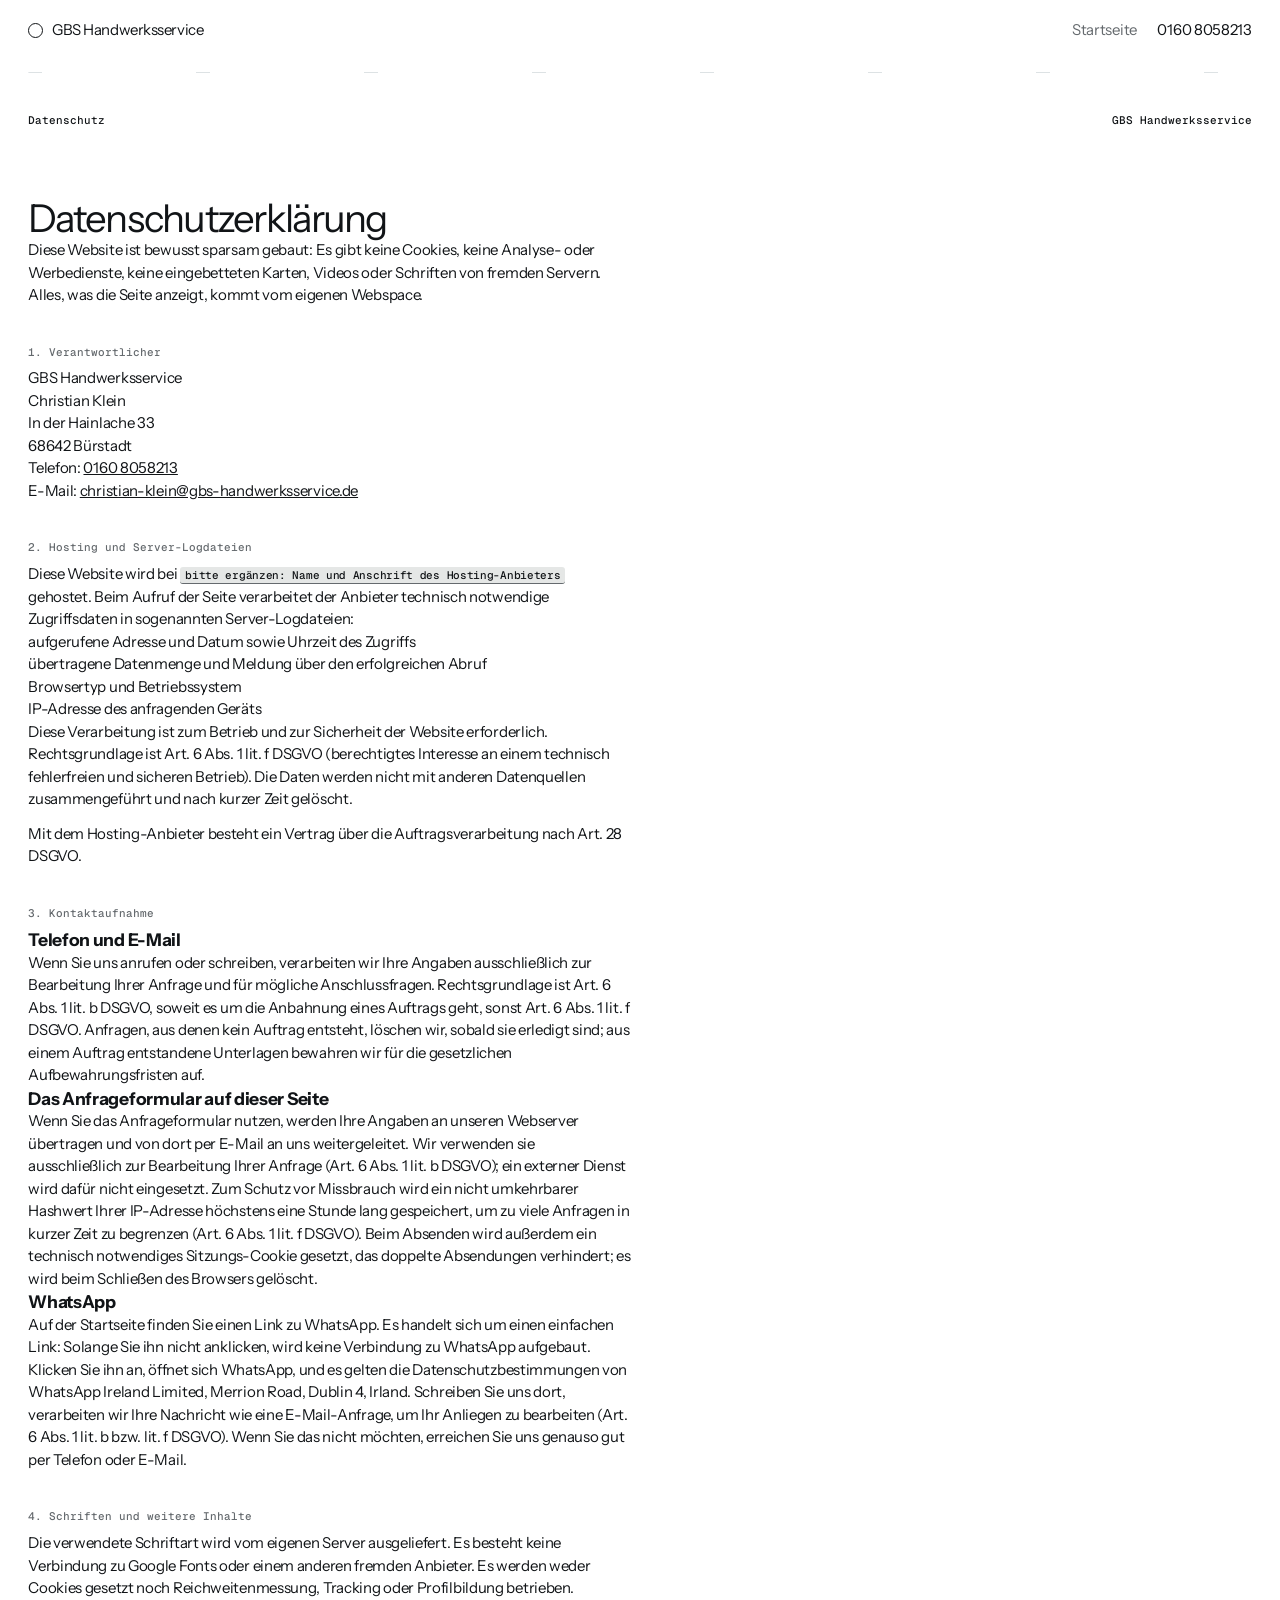
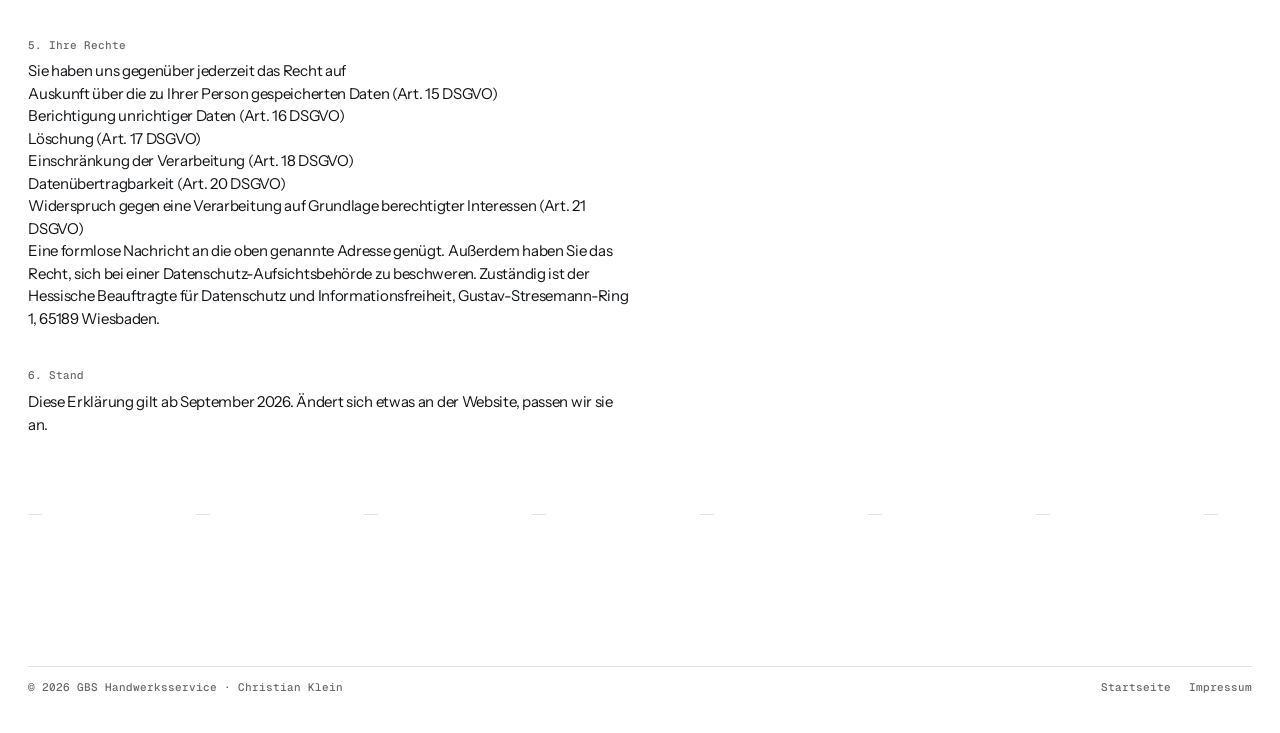
<file: datenschutz.html>
<!doctype html>
<html lang="de">
<head>
<meta charset="utf-8">
<meta name="viewport" content="width=device-width, initial-scale=1">
<title>Datenschutzerklärung — GBS Handwerksservice</title>
<meta name="robots" content="noindex, nofollow">
<meta name="theme-color" content="#ffffff">
<link rel="icon" href="favicon.svg" type="image/svg+xml">
<link rel="stylesheet" href="assets/css/gbs.css">
</head>
<body>

<header class="kopf" data-ab="ja">
  <div class="kopf-innen">
    <a class="marke" href="index.html"><span class="marke-kreis" aria-hidden="true"></span>GBS Handwerksservice</a>
    <nav class="kopf-wege" aria-label="Seite">
      <a class="weg" href="index.html">Startseite</a>
      <a class="fern" href="tel:+491608058213">0160 8058213</a>
    </nav>
  </div>
</header>

<div class="blatt">
<main class="tafel tafel--weiss rechtstext">
  <div class="zeile mono kopfzeile">
    <span>Datenschutz</span>
    <span>GBS Handwerksservice</span>
  </div>
  <div class="gitter">
  <div class="sp-text">
  <h1>Datenschutzerklärung</h1>

  <p>
    Diese Website ist bewusst sparsam gebaut: Es gibt keine Cookies, keine Analyse-
    oder Werbedienste, keine eingebetteten Karten, Videos oder Schriften von
    fremden Servern. Alles, was die Seite anzeigt, kommt vom eigenen Webspace.
  </p>

  <h2>1. Verantwortlicher</h2>
  <address>
    GBS Handwerksservice<br>
    Christian Klein<br>
    In der Hainlache 33<br>
    68642 Bürstadt<br>
    Telefon: <a href="tel:+491608058213">0160 8058213</a><br>
    E-Mail: <a href="mailto:christian-klein@gbs-handwerksservice.de">christian-klein@gbs-handwerksservice.de</a>
  </address>

  <h2>2. Hosting und Server-Logdateien</h2>
  <p>
    Diese Website wird bei <span class="luecke">bitte ergänzen: Name und Anschrift
    des Hosting-Anbieters</span> gehostet. Beim Aufruf der Seite verarbeitet der
    Anbieter technisch notwendige Zugriffsdaten in sogenannten Server-Logdateien:
  </p>
  <ul>
    <li>aufgerufene Adresse und Datum sowie Uhrzeit des Zugriffs</li>
    <li>übertragene Datenmenge und Meldung über den erfolgreichen Abruf</li>
    <li>Browsertyp und Betriebssystem</li>
    <li>IP-Adresse des anfragenden Geräts</li>
  </ul>
  <p>
    Diese Verarbeitung ist zum Betrieb und zur Sicherheit der Website erforderlich.
    Rechtsgrundlage ist Art. 6 Abs. 1 lit. f DSGVO (berechtigtes Interesse an einem
    technisch fehlerfreien und sicheren Betrieb). Die Daten werden nicht mit anderen
    Datenquellen zusammengeführt und nach kurzer Zeit gelöscht.
  </p>
  <p>
    Mit dem Hosting-Anbieter besteht ein Vertrag über die Auftragsverarbeitung nach
    Art. 28 DSGVO.
  </p>

  <h2>3. Kontaktaufnahme</h2>
  <h3>Telefon und E-Mail</h3>
  <p>
    Wenn Sie uns anrufen oder schreiben, verarbeiten wir Ihre Angaben ausschließlich
    zur Bearbeitung Ihrer Anfrage und für mögliche Anschlussfragen. Rechtsgrundlage
    ist Art. 6 Abs. 1 lit. b DSGVO, soweit es um die Anbahnung eines Auftrags geht,
    sonst Art. 6 Abs. 1 lit. f DSGVO. Anfragen, aus denen kein Auftrag entsteht,
    löschen wir, sobald sie erledigt sind; aus einem Auftrag entstandene Unterlagen
    bewahren wir für die gesetzlichen Aufbewahrungsfristen auf.
  </p>

  <h3>Das Anfrageformular auf dieser Seite</h3>
  <p>
    Wenn Sie das Anfrageformular nutzen, werden Ihre Angaben an unseren Webserver übertragen und von dort per E-Mail an uns weitergeleitet. Wir verwenden sie ausschließlich zur Bearbeitung Ihrer Anfrage (Art. 6 Abs. 1 lit. b DSGVO); ein externer Dienst wird dafür nicht eingesetzt. Zum Schutz vor Missbrauch wird ein nicht umkehrbarer Hashwert Ihrer IP-Adresse höchstens eine Stunde lang gespeichert, um zu viele Anfragen in kurzer Zeit zu begrenzen (Art. 6 Abs. 1 lit. f DSGVO). Beim Absenden wird außerdem ein technisch notwendiges Sitzungs-Cookie gesetzt, das doppelte Absendungen verhindert; es wird beim Schließen des Browsers gelöscht.
  </p>

  <h3>WhatsApp</h3>
  <p>
    Auf der Startseite finden Sie einen Link zu WhatsApp. Es handelt sich um einen
    einfachen Link: Solange Sie ihn nicht anklicken, wird keine Verbindung zu
    WhatsApp aufgebaut. Klicken Sie ihn an, öffnet sich WhatsApp, und es gelten die
    Datenschutzbestimmungen von WhatsApp Ireland Limited, Merrion Road, Dublin 4,
    Irland. Schreiben Sie uns dort, verarbeiten wir Ihre Nachricht wie eine
    E-Mail-Anfrage, um Ihr Anliegen zu bearbeiten (Art. 6 Abs. 1 lit. b bzw. lit. f
    DSGVO). Wenn Sie das nicht möchten, erreichen Sie uns genauso gut per Telefon
    oder E-Mail.
  </p>

  <h2>4. Schriften und weitere Inhalte</h2>
  <p>
    Die verwendete Schriftart wird vom eigenen Server ausgeliefert. Es besteht keine
    Verbindung zu Google Fonts oder einem anderen fremden Anbieter. Es werden weder
    Cookies gesetzt noch Reichweitenmessung, Tracking oder Profilbildung betrieben.
  </p>

  <h2>5. Ihre Rechte</h2>
  <p>Sie haben uns gegenüber jederzeit das Recht auf</p>
  <ul>
    <li>Auskunft über die zu Ihrer Person gespeicherten Daten (Art. 15 DSGVO)</li>
    <li>Berichtigung unrichtiger Daten (Art. 16 DSGVO)</li>
    <li>Löschung (Art. 17 DSGVO)</li>
    <li>Einschränkung der Verarbeitung (Art. 18 DSGVO)</li>
    <li>Datenübertragbarkeit (Art. 20 DSGVO)</li>
    <li>Widerspruch gegen eine Verarbeitung auf Grundlage berechtigter Interessen
        (Art. 21 DSGVO)</li>
  </ul>
  <p>
    Eine formlose Nachricht an die oben genannte Adresse genügt. Außerdem haben Sie
    das Recht, sich bei einer Datenschutz-Aufsichtsbehörde zu beschweren. Zuständig
    ist der Hessische Beauftragte für Datenschutz und Informationsfreiheit,
    Gustav-Stresemann-Ring 1, 65189 Wiesbaden.
  </p>

  <h2>6. Stand</h2>
  <p>
    Diese Erklärung gilt ab September 2026. Ändert sich etwas an der Website, passen
    wir sie an.
  </p>

  </div>
  </div>
</main>

<footer class="fuss">
  <div class="fuss-zeile mono">
    <span>© 2026 GBS Handwerksservice · Christian Klein</span>
    <span class="fuss-wege">
      <a href="index.html">Startseite</a>
      <a href="impressum.html">Impressum</a>
    </span>
  </div>
</footer>
</div>

<script src="assets/js/gbs.js" defer></script>
</body>
</html>
</file>
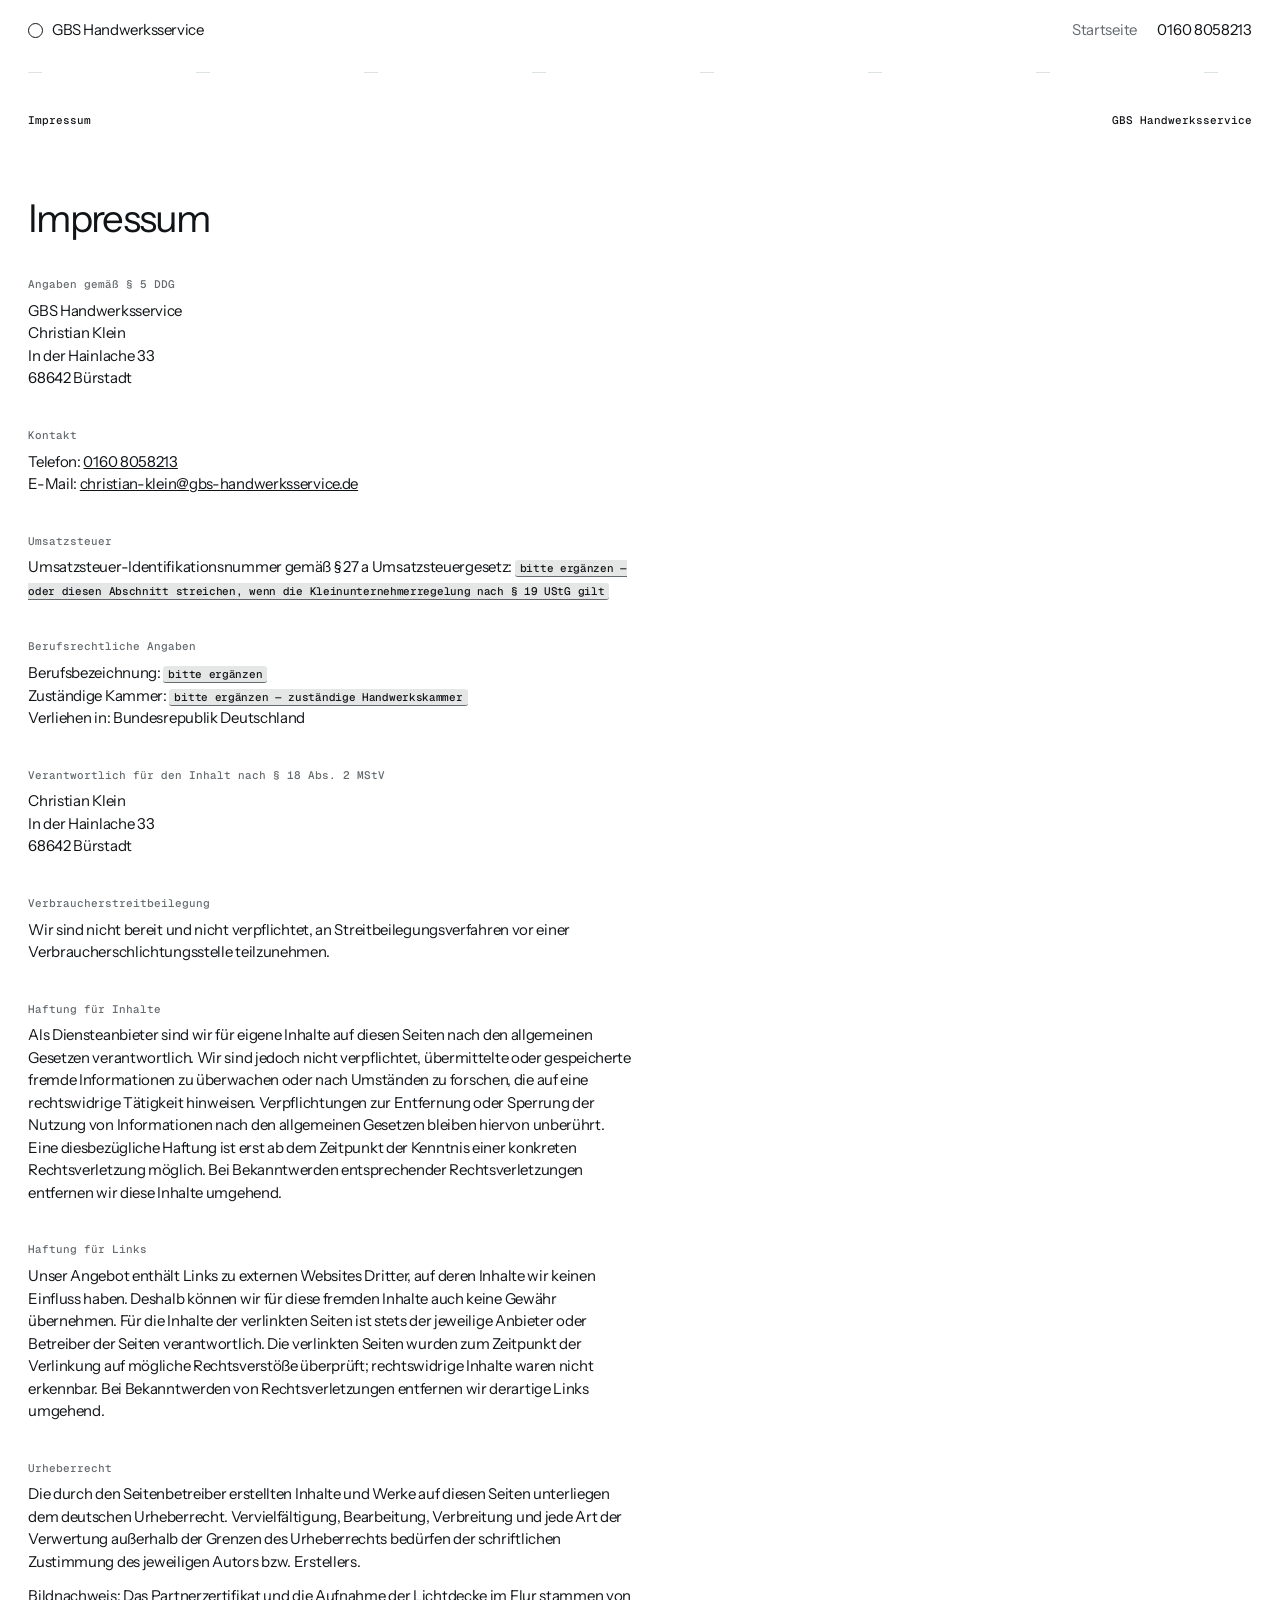
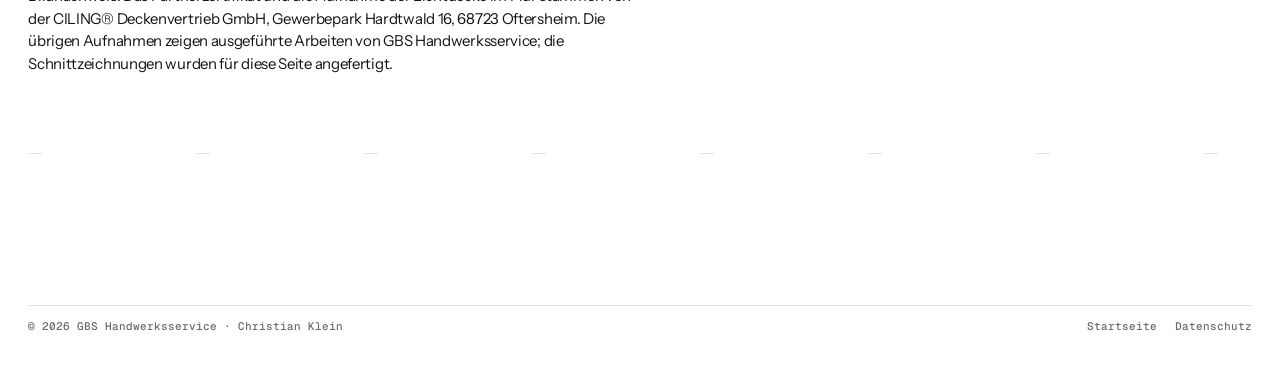
<file: impressum.html>
<!doctype html>
<html lang="de">
<head>
<meta charset="utf-8">
<meta name="viewport" content="width=device-width, initial-scale=1">
<title>Impressum — GBS Handwerksservice</title>
<meta name="robots" content="noindex, nofollow">
<meta name="theme-color" content="#ffffff">
<link rel="icon" href="favicon.svg" type="image/svg+xml">
<link rel="stylesheet" href="assets/css/gbs.css">
</head>
<body>

<header class="kopf" data-ab="ja">
  <div class="kopf-innen">
    <a class="marke" href="index.html"><span class="marke-kreis" aria-hidden="true"></span>GBS Handwerksservice</a>
    <nav class="kopf-wege" aria-label="Seite">
      <a class="weg" href="index.html">Startseite</a>
      <a class="fern" href="tel:+491608058213">0160 8058213</a>
    </nav>
  </div>
</header>

<div class="blatt">
<main class="tafel tafel--weiss rechtstext">
  <div class="zeile mono kopfzeile">
    <span>Impressum</span>
    <span>GBS Handwerksservice</span>
  </div>
  <div class="gitter">
  <div class="sp-text">

  <h1>Impressum</h1>

  <h2>Angaben gemäß § 5 DDG</h2>
  <address>
    GBS Handwerksservice<br>
    Christian Klein<br>
    In der Hainlache 33<br>
    68642 Bürstadt
  </address>

  <h2>Kontakt</h2>
  <p>
    Telefon: <a href="tel:+491608058213">0160 8058213</a><br>
    E-Mail: <a href="mailto:christian-klein@gbs-handwerksservice.de">christian-klein@gbs-handwerksservice.de</a>
  </p>

  <h2>Umsatzsteuer</h2>
  <p>
    Umsatzsteuer-Identifikationsnummer gemäß § 27 a Umsatzsteuergesetz:
    <span class="luecke">bitte ergänzen — oder diesen Abschnitt streichen, wenn die
    Kleinunternehmerregelung nach § 19 UStG gilt</span>
  </p>

  <h2>Berufsrechtliche Angaben</h2>
  <p>
    Berufsbezeichnung: <span class="luecke">bitte ergänzen</span><br>
    Zuständige Kammer: <span class="luecke">bitte ergänzen — zuständige
    Handwerkskammer</span><br>
    Verliehen in: Bundesrepublik Deutschland
  </p>

  <h2>Verantwortlich für den Inhalt nach § 18 Abs. 2 MStV</h2>
  <address>
    Christian Klein<br>
    In der Hainlache 33<br>
    68642 Bürstadt
  </address>

  <h2>Verbraucherstreitbeilegung</h2>
  <p>
    Wir sind nicht bereit und nicht verpflichtet, an Streitbeilegungsverfahren vor
    einer Verbraucherschlichtungsstelle teilzunehmen.
  </p>

  <h2>Haftung für Inhalte</h2>
  <p>
    Als Diensteanbieter sind wir für eigene Inhalte auf diesen Seiten nach den
    allgemeinen Gesetzen verantwortlich. Wir sind jedoch nicht verpflichtet,
    übermittelte oder gespeicherte fremde Informationen zu überwachen oder nach
    Umständen zu forschen, die auf eine rechtswidrige Tätigkeit hinweisen.
    Verpflichtungen zur Entfernung oder Sperrung der Nutzung von Informationen nach
    den allgemeinen Gesetzen bleiben hiervon unberührt. Eine diesbezügliche Haftung
    ist erst ab dem Zeitpunkt der Kenntnis einer konkreten Rechtsverletzung möglich.
    Bei Bekanntwerden entsprechender Rechtsverletzungen entfernen wir diese Inhalte
    umgehend.
  </p>

  <h2>Haftung für Links</h2>
  <p>
    Unser Angebot enthält Links zu externen Websites Dritter, auf deren Inhalte wir
    keinen Einfluss haben. Deshalb können wir für diese fremden Inhalte auch keine
    Gewähr übernehmen. Für die Inhalte der verlinkten Seiten ist stets der jeweilige
    Anbieter oder Betreiber der Seiten verantwortlich. Die verlinkten Seiten wurden
    zum Zeitpunkt der Verlinkung auf mögliche Rechtsverstöße überprüft; rechtswidrige
    Inhalte waren nicht erkennbar. Bei Bekanntwerden von Rechtsverletzungen entfernen
    wir derartige Links umgehend.
  </p>

  <h2>Urheberrecht</h2>
  <p>
    Die durch den Seitenbetreiber erstellten Inhalte und Werke auf diesen Seiten
    unterliegen dem deutschen Urheberrecht. Vervielfältigung, Bearbeitung,
    Verbreitung und jede Art der Verwertung außerhalb der Grenzen des Urheberrechts
    bedürfen der schriftlichen Zustimmung des jeweiligen Autors bzw. Erstellers.
  </p>
  <p>
    Bildnachweis: Das Partnerzertifikat und die Aufnahme der Lichtdecke im Flur
    stammen von der CILING® Deckenvertrieb GmbH, Gewerbepark Hardtwald 16,
    68723 Oftersheim. Die übrigen Aufnahmen zeigen ausgeführte Arbeiten von
    GBS Handwerksservice; die Schnittzeichnungen wurden für diese Seite angefertigt.
  </p>
  </div>
  </div>
</main>

<footer class="fuss">
  <div class="fuss-zeile mono">
    <span>© 2026 GBS Handwerksservice · Christian Klein</span>
    <span class="fuss-wege">
      <a href="index.html">Startseite</a>
      <a href="datenschutz.html">Datenschutz</a>
    </span>
  </div>
</footer>
</div>

<script src="assets/js/gbs.js" defer></script>
</body>
</html>
</file>
<file: assets/css/gbs.css>
@charset "utf-8";
/* ==========================================================================
   GBS Handwerksservice
   Sprache nach dem Vorbild von genesis.ai: weißes Blatt, darauf große
   Tafeln mit runden Ecken; in jeder Tafelecke winzige Maschinenschrift und
   feine Striche wie auf einem Messgerät. Die Bilder sind fast entfärbt.

   Alles steht auf EINEM Zwölferraster.
   ========================================================================== */

/* ------------------------------------------------------------ Schriften -- */
@font-face {
  font-family: "Instrument Sans";
  font-style: normal; font-weight: 400 700; font-display: swap;
  src: url("../fonts/instrument-sans-latin.woff2") format("woff2");
  unicode-range: U+0000-00FF, U+0131, U+0152-0153, U+02BB-02BC, U+02C6, U+02DA,
    U+02DC, U+0304, U+0308, U+0329, U+2000-206F, U+20AC, U+2122, U+2191, U+2193,
    U+2212, U+2215, U+FEFF, U+FFFD;
}
@font-face {
  font-family: "Instrument Sans";
  font-style: normal; font-weight: 400 700; font-display: swap;
  src: url("../fonts/instrument-sans-latin-ext.woff2") format("woff2");
  unicode-range: U+0100-02BA, U+02BD-02C5, U+02C7-02CC, U+02CE-02D7, U+02DD-02FF,
    U+0304, U+0308, U+0329, U+1D00-1DBF, U+1E00-1E9F, U+1EF2-1EFF, U+2020,
    U+20A0-20AB, U+20AD-20C0, U+2113, U+2C60-2C7F, U+A720-A7FF;
}
@font-face {
  font-family: "Geist Mono";
  font-style: normal; font-weight: 500; font-display: swap;
  src: url("../fonts/geist-mono-latin.woff2") format("woff2");
  unicode-range: U+0000-00FF, U+0131, U+0152-0153, U+02BB-02BC, U+02C6, U+02DA,
    U+02DC, U+0304, U+0308, U+0329, U+2000-206F, U+20AC, U+2122, U+2191, U+2193,
    U+2212, U+2215, U+FEFF, U+FFFD;
}

/* --------------------------------------------------------------- Farben -- */
:root {
  --papier:  #ffffff;
  --feld:    #f1f2f1;   /* Tafel auf dem Blatt */
  --feld-2:  #e5e7e6;   /* Knöpfe, Marken */
  --tinte:   #111417;   /* 18,6:1 auf Weiß */
  --grau:    #656a6e;   /* 5,4:1 auf Weiß, 4,9:1 auf der Tafel */
  --linie:   #dde2e4;
  --nacht:   #14171a;   /* dunkle Tafel */
  --nacht-2: #23282c;
  --hellgrau:#9aa0a3;   /* nur auf der dunklen Tafel, 6,8:1 */

  --strich:  var(--linie);          /* Farbe der Messstriche */
  --tafel-grund: var(--feld);

  --sans: "Instrument Sans", "Helvetica Neue", Arial, sans-serif;
  --mono: "Geist Mono", ui-monospace, SFMono-Regular, Consolas, monospace;

  --rand:  clamp(8px, 2.2vw, 30px);    /* Blattrand */
  --pad:   clamp(15px, 1.6vw, 22px);   /* Tafelrand innen */
  --tick:  clamp(8px, 0.9vw, 12px);    /* Abstand der Messstriche zum Rand */
  --spalt: clamp(12px, 1.4vw, 22px);   /* Spaltenabstand im Raster */
  --r:     16px;
  --luft:  clamp(10px, 1.1vw, 14px);   /* Abstand zwischen den Tafeln */
  --kopfhoch: 60px;
}

/* ----------------------------------------------------------- Grundlagen -- */
*, *::before, *::after { box-sizing: border-box; }

html { -webkit-text-size-adjust: 100%; scroll-behavior: smooth; }
@media (prefers-reduced-motion: reduce) { html { scroll-behavior: auto; } }

body {
  margin: 0;
  background: var(--papier);
  color: var(--tinte);
  font-family: var(--sans);
  font-size: 15px;
  line-height: 1.34;
  letter-spacing: -0.02em;
  font-synthesis-weight: none;
  -webkit-font-smoothing: antialiased;
}

img, svg, picture { display: block; max-width: 100%; }
a { color: inherit; }

h1, h2, h3, p, ul, ol, figure, blockquote { margin: 0; }
ul { padding: 0; list-style: none; }

:focus-visible {
  outline: 2px solid var(--tinte);
  outline-offset: 3px;
  border-radius: 3px;
}

.versteckt {
  position: absolute; width: 1px; height: 1px; overflow: hidden;
  clip-path: inset(50%); white-space: nowrap;
}

/* ------------------------------------------------------------- Schriften-- */
/* Maschinenschrift: alle winzigen Angaben, Marken, Zahlen, Knöpfe. */
.mono {
  font-family: var(--mono);
  font-size: 11px;
  font-weight: 500;
  line-height: 1.2;
  letter-spacing: 0;
}

.gross {                       /* die Aussage einer Tafel */
  font-size: clamp(26px, 2.9vw, 40px);
  font-weight: 400;
  line-height: 1.04;
  letter-spacing: -0.045em;
  text-wrap: balance;
}

.lauf {                        /* Fließtext unter einer Aussage */
  font-size: clamp(15px, 1.15vw, 17px);
  line-height: 1.38;
  letter-spacing: -0.024em;
  max-width: 46ch;
}

.grau { color: var(--grau); }

/* ---------------------------------------------------------------- Blatt -- */
.blatt {
  max-width: 1840px;
  margin-inline: auto;
  padding-inline: var(--rand);
  padding-bottom: var(--rand);
}

/* ---------------------------------------------------------------- Tafel -- */
.tafel {
  position: relative;
  isolation: isolate;
  border-radius: var(--r);
  background: var(--tafel-grund);
  padding: var(--pad);
  margin-bottom: var(--luft);
  overflow: hidden;
}
.tafel:last-child { margin-bottom: 0; }

/* Messstriche oben und unten, wie die Skala eines Geräts. */
.tafel::before,
.tafel::after {
  content: "";
  position: absolute;
  left: var(--tick); right: var(--tick);
  height: 1px;
  z-index: 3;
  pointer-events: none;
  background-image: repeating-linear-gradient(
    to right, var(--strich) 0 14px, transparent 14px 168px);
}
.tafel::before { top: var(--tick); }
.tafel::after  { bottom: var(--tick); }

.tafel--weiss { --tafel-grund: var(--papier); padding-inline: 0; }
.tafel--weiss::before, .tafel--weiss::after { left: 0; right: 0; }

.tafel--nacht {
  --tafel-grund: var(--nacht);
  --strich: rgba(255, 255, 255, 0.22);
  --linie:  rgba(255, 255, 255, 0.16);
  --grau:   var(--hellgrau);
  --feld-2: rgba(255, 255, 255, 0.10);
  color: #fff;
}

/* Bild, das die ganze Tafel füllt. */
.tafel-bild {
  position: absolute; inset: 0; z-index: 0;
}
.tafel-bild img { width: 100%; height: 100%; object-fit: cover; }

.tafel-lage { position: relative; z-index: 2; }

/* Beschriftungszeile in einer Tafelecke: links Sache, rechts Wert. */
.zeile {
  display: flex;
  justify-content: space-between;
  gap: var(--spalt);
  align-items: baseline;
}
.zeile > :last-child { text-align: right; }

/* ---------------------------------------------------------------- Kopf --- */
.kopf {
  position: sticky; top: 0; z-index: 40;
  background: var(--papier);
  padding: 0 var(--rand);
  max-width: 1840px;
  margin-inline: auto;
}
.kopf-innen {
  height: var(--kopfhoch);
  display: flex; align-items: center; justify-content: space-between;
  gap: var(--spalt);
}
.marke {
  display: inline-flex; align-items: center; gap: 9px;
  font-size: 15px; letter-spacing: -0.03em;
  text-decoration: none;
}
.marke-kreis {
  width: 15px; height: 15px; border-radius: 50%;
  border: 1.5px solid var(--tinte);
  flex: none;
}
.kopf-wege { display: flex; align-items: center; gap: clamp(14px, 1.6vw, 26px); }
.kopf-wege a { color: var(--grau); text-decoration: none; }
.kopf-wege a:hover { color: var(--tinte); }
.kopf-wege .fern { color: var(--tinte); }

/* Knöpfe ---------------------------------------------------------------- */
.knopf {
  display: inline-flex; align-items: center; gap: 8px;
  padding: 9px 11px;
  border: 0; border-radius: 6px;
  background: var(--feld-2);
  color: var(--tinte);
  font-family: var(--mono); font-size: 11px; font-weight: 500;
  text-decoration: none;
  cursor: pointer;
  transition: background 0.18s ease, color 0.18s ease;
}
.knopf:hover { background: var(--tinte); color: var(--papier); }
.knopf--voll { background: var(--tinte); color: var(--papier); }
.knopf--voll:hover { background: var(--nacht-2); color: var(--papier); }
.tafel--nacht .knopf { background: rgba(255,255,255,0.12); color: #fff; }
.tafel--nacht .knopf:hover { background: #fff; color: var(--tinte); }
.tafel--nacht .knopf--voll { background: #fff; color: var(--tinte); }
.tafel--nacht .knopf--voll:hover { background: var(--hellgrau); }

.knoepfe { display: flex; flex-wrap: wrap; gap: 8px; }

/* =============================================================== Titel === */
.titel {
  min-height: 520px;
  height: calc(100svh - var(--kopfhoch) - var(--rand) - var(--luft));
  max-height: 900px;
  display: grid;
  grid-template-rows: auto 1fr auto;
  color: var(--tinte);
}

/* Satz links, Bild rechts — das Bild ist bewusst nur fünf Spalten breit,
   weil die Vorlage nur 700 Pixel hergibt. Kleiner und scharf schlägt groß
   und weich. */
.titel-innen { align-items: stretch; min-height: 0; padding-block: 22px; }
.titel-text { grid-column: 1 / 8; padding-bottom: 4px; }
.titel-bild {
  grid-column: 8 / 13; min-height: 0;
  border-radius: 10px; overflow: hidden; background: var(--feld-2);
}
.titel-bild picture, .titel-bild img { display: block; width: 100%; height: 100%; object-fit: cover; }
.titel h1 {
  font-size: clamp(34px, 5.3vw, 74px);
  font-weight: 400; line-height: 0.99; letter-spacing: -0.048em;
  text-wrap: balance;
}
.titel-text p {
  margin-top: 14px; max-width: 30ch;
  font-size: clamp(15px, 1.2vw, 17px); line-height: 1.34; letter-spacing: -0.024em;
}
.titel .knoepfe { margin-top: 20px; }

/* =========================================================== Zwölferraster */
.gitter {
  display: grid;
  grid-template-columns: repeat(12, minmax(0, 1fr));
  column-gap: var(--spalt);
}
.gitter > * { min-width: 0; }

.sp-links  { grid-column: 1 / 7; }
.sp-rechts { grid-column: 8 / 13; }
.sp-halb   { grid-column: 1 / 7; }
.sp-voll   { grid-column: 1 / 13; }
.sp-text   { grid-column: 1 / 7; }
.sp-neben  { grid-column: 8 / 13; }

/* ============================================================== Abschnitt */
/* Eine Tafel mit Aussage: Kopfzeile, Aussage, Text, darunter der Inhalt. */
.kopfzeile { margin-bottom: clamp(40px, 8vh, 96px); }
.aussage   { display: grid; gap: 16px; }
.fusszeile { margin-top: clamp(30px, 5vh, 58px); }

.spur {                       /* Reihe aus Messwerten */
  display: grid;
  grid-template-columns: repeat(4, minmax(0, 1fr));
  gap: 1px;
  background: var(--linie);
  border-block: 1px solid var(--linie);
}
.spur li {
  background: var(--tafel-grund);
  padding: 12px 0 13px;
  display: grid; gap: 5px;
}
.spur b { font-weight: 400; font-size: clamp(17px, 1.5vw, 21px); letter-spacing: -0.04em; }
.spur span { color: var(--grau); }

/* ---------------------------------------------------------- Zeichnungen -- */
.zeichnung { width: 100%; height: auto; }
.zeichnung .l    { fill: none; stroke: var(--tinte); stroke-width: 1.1; vector-effect: non-scaling-stroke; }
.zeichnung .l2   { fill: none; stroke: var(--tinte); stroke-width: 1.8; vector-effect: non-scaling-stroke; }
.zeichnung .fein { fill: none; stroke: var(--grau);  stroke-width: 0.8; vector-effect: non-scaling-stroke; }
.zeichnung .schraffur,
.zeichnung .heizstrich { stroke: var(--linie); stroke-width: 1; vector-effect: non-scaling-stroke; }
.zeichnung .fl-feld { fill: var(--tafel-grund); }
.zeichnung text {
  font-family: var(--mono); font-size: 11px; font-weight: 500;
  fill: var(--grau); letter-spacing: 0;
}
.zeichnung .mass { fill: var(--tinte); }

figcaption { margin-top: 10px; color: var(--grau); font-family: var(--mono); font-size: 11px; font-weight: 500; }

/* ============================================================ Leistungen = */
.leistungen { display: grid; grid-template-columns: repeat(12, minmax(0,1fr)); column-gap: var(--spalt); }
.liste { grid-column: 1 / 7; border-top: 1px solid var(--linie); }

.posten {
  width: 100%; display: grid; grid-template-columns: 34px 1fr; gap: var(--spalt);
  align-items: start;
  padding: clamp(16px, 2vw, 24px) 0;
  border-bottom: 1px solid var(--linie);
  background: none; border-left: 0; border-right: 0; border-top: 0;
  font: inherit; color: inherit; text-align: left; cursor: pointer;
}
.posten-num { font-family: var(--mono); font-size: 11px; font-weight: 500; color: var(--grau); padding-top: 4px; }
.posten b { display: block; font-weight: 400; font-size: clamp(18px, 1.7vw, 23px); letter-spacing: -0.042em; }
.posten p { margin-top: 7px; color: var(--grau); max-width: 42ch; }
.posten[aria-selected="true"] .posten-num { color: var(--tinte); }

.schau {
  grid-column: 8 / 13;
  align-self: start;
  position: sticky; top: calc(var(--kopfhoch) + var(--luft));
  border: 1px solid var(--linie); border-radius: 10px;
  padding: var(--pad);
  background: var(--papier);
}
.schau-blatt[hidden] { display: none; }
.schau-blatt { display: grid; gap: 12px; }

/* ============================================================= Arbeiten == */
.arbeit { position: relative; border-radius: 10px; overflow: hidden; background: var(--feld); }
.arbeit img { width: 100%; height: 100%; object-fit: cover; }
.arbeit-daten {
  display: grid; grid-template-columns: repeat(3, minmax(0,1fr)); gap: var(--spalt);
  margin-top: 12px;
}
.arbeit-daten div { display: grid; gap: 4px; }
.arbeit-daten span { color: var(--grau); }

.paarung { display: grid; grid-template-columns: repeat(12, minmax(0,1fr)); column-gap: var(--spalt); row-gap: clamp(26px, 4vw, 48px); }

/* =============================================================== Fragen == */
.fragen { display: grid; grid-template-columns: repeat(12, minmax(0,1fr)); column-gap: var(--spalt); row-gap: 0; }
.frage {
  grid-column: span 6;
  display: grid; grid-template-columns: 34px 1fr; gap: var(--spalt);
  padding: clamp(18px, 2.2vw, 26px) 0;
  border-top: 1px solid var(--linie);
}
.frage h3 { font-size: clamp(16px, 1.4vw, 19px); font-weight: 400; letter-spacing: -0.035em; }
.frage p { margin-top: 8px; color: var(--grau); max-width: 40ch; }
.frage-num { font-family: var(--mono); font-size: 11px; font-weight: 500; color: var(--grau); padding-top: 3px; }

/* ============================================================== Kontakt == */
.bogen { display: grid; gap: 10px; margin-top: 22px; }
.paar  { display: grid; grid-template-columns: 1fr 1fr; gap: 10px; }

.eingabe { display: grid; gap: 6px; }
.eingabe > span { font-family: var(--mono); font-size: 11px; font-weight: 500; color: var(--grau); }
.eingabe input, .eingabe textarea {
  font: inherit; color: inherit;
  background: rgba(255,255,255,0.06);
  border: 1px solid var(--linie);
  border-radius: 6px;
  padding: 11px 12px;
  width: 100%;
}
.eingabe textarea { min-height: 92px; resize: vertical; }
.eingabe input::placeholder, .eingabe textarea::placeholder { color: var(--grau); opacity: 1; }
.eingabe input:focus, .eingabe textarea:focus { outline: 2px solid currentColor; outline-offset: 1px; }

.senden { justify-self: start; margin-top: 4px; }
.bogen-fuss { margin-top: 2px; color: var(--grau); font-family: var(--mono); font-size: 11px; font-weight: 500; line-height: 1.5; }
.bogen-fuss a { color: inherit; }

.rueckmeldung { display: grid; gap: 10px; margin-top: 14px; padding-top: 14px; border-top: 1px solid var(--linie); }
.rueckmeldung textarea { font: inherit; min-height: 130px; background: rgba(255,255,255,0.06); color: inherit; border: 1px solid var(--linie); border-radius: 6px; padding: 11px 12px; }

.kontaktwege { display: grid; gap: 1px; background: var(--linie); border-block: 1px solid var(--linie); }
.kontaktwege li { background: var(--tafel-grund); padding: 13px 0; display: flex; justify-content: space-between; gap: var(--spalt); align-items: baseline; }
.kontaktwege span { color: var(--grau); }
.kontaktwege a { text-decoration: none; border-bottom: 1px solid transparent; }
.kontaktwege a:hover { border-bottom-color: currentColor; }

address { font-style: normal; }

/* ================================================================ Fuß ==== */
.fuss { padding: clamp(40px, 7vh, 80px) 0 10px; }
.fuss-gross { font-size: clamp(24px, 3.4vw, 46px); font-weight: 400; line-height: 1; letter-spacing: -0.048em; }
.fuss-zeile { display: flex; flex-wrap: wrap; justify-content: space-between; gap: 14px; margin-top: clamp(40px, 7vh, 80px); padding-top: 14px; border-top: 1px solid var(--linie); color: var(--grau); }
.fuss-zeile a { text-decoration: none; border-bottom: 1px solid transparent; }
.fuss-zeile a:hover { border-bottom-color: currentColor; color: var(--tinte); }
.fuss-wege { display: flex; gap: 18px; flex-wrap: wrap; }

/* ============================================================ Rechtstext = */
.rechtstext { padding-block: clamp(30px, 6vh, 70px) clamp(50px, 10vh, 110px); }
.rechtstext h1 { font-size: clamp(26px, 3vw, 40px); font-weight: 400; letter-spacing: -0.045em; line-height: 1.04; }
.rechtstext h2 { font-family: var(--mono); font-size: 11px; font-weight: 500; letter-spacing: 0;
                 color: var(--grau); margin-top: 38px; margin-bottom: 8px; }
.rechtstext p, .rechtstext address, .rechtstext li { max-width: 62ch; line-height: 1.5; }
.rechtstext p + p { margin-top: 12px; }
.rechtstext a { color: inherit; }
.luecke {
  background: var(--feld-2); border-bottom: 1px solid var(--grau);
  padding: 1px 5px; border-radius: 3px;
  font-family: var(--mono); font-size: 11px; font-weight: 500;
}

/* ============================================================ Einblenden = */
.js-an .auf { opacity: 0; transform: translateY(14px); }
.js-an .auf[data-da="ja"] {
  opacity: 1; transform: none;
  transition: opacity 0.7s cubic-bezier(.22,.61,.36,1), transform 0.7s cubic-bezier(.22,.61,.36,1);
}
@media (prefers-reduced-motion: reduce) {
  .js-an .auf { opacity: 1; transform: none; transition: none; }
}

/* ============================================================ Schmalere == */
@media (max-width: 980px) {
  :root { --r: 12px; }

  .sp-links, .sp-rechts, .sp-halb, .sp-text, .sp-neben, .sp-voll { grid-column: 1 / 13; }
  .gitter { row-gap: clamp(26px, 5vw, 44px); }

  .leistungen { grid-template-columns: minmax(0, 1fr); row-gap: 26px; }
  .liste, .schau { grid-column: auto; }
  .schau { position: static; }

  .paarung > * { grid-column: 1 / 13 !important; }
  .frage { grid-column: 1 / 13; }

  .titel { height: auto; min-height: calc(100svh - var(--kopfhoch) - var(--rand) - var(--luft)); }
}

@media (max-width: 640px) {
  body { font-size: 15px; }
  .spur { grid-template-columns: repeat(2, minmax(0,1fr)); }
  .paar { grid-template-columns: minmax(0, 1fr); }
  .arbeit-daten { grid-template-columns: repeat(2, minmax(0,1fr)); row-gap: 12px; }
  .kopf-wege .weg { display: none; }
  .titel h1 { font-size: clamp(30px, 8.6vw, 44px); }
  .posten { grid-template-columns: 26px 1fr; }
  .frage { grid-template-columns: 26px 1fr; }
}

@media print {
  .kopf, .knoepfe, .bogen { display: none; }
  .tafel { background: none; page-break-inside: avoid; }
  .tafel::before, .tafel::after { display: none; }
}

/* ------------------------------------------------ Nachträge zum Aufbau -- */
/* Haarlinie unter dem Kopf, sobald das Blatt darunter wegläuft. */
.kopf[data-ab="ja"] .kopf-innen { box-shadow: inset 0 -1px var(--linie); }

/* Bild neben einem Text, das auf dessen Höhe mitwächst. */
.bildfeld { display: grid; }
.randlos { border-radius: 10px; overflow: hidden; aspect-ratio: 700 / 622; align-self: start; }
.randlos img { width: 100%; height: 100%; object-fit: cover; }

/* Ausgeführte Arbeiten */
.werk { display: grid; }
.werk .arbeit picture { display: block; width: 100%; height: 100%; }
.werk .arbeit img { width: 100%; height: 100%; object-fit: cover; }

@media (max-width: 980px) {
  .randlos { aspect-ratio: 4 / 3; }
  .werk .arbeit { aspect-ratio: auto !important; }
  .werk .arbeit picture, .werk .arbeit img { height: auto; }
}

/* Die große Schnittzeichnung läuft sonst über die ganze Blattbreite und
   wird dabei luftig bis zur Leere. */
.zeichnung--gross { max-width: min(100%, 1000px); }

/* Das Zertifikat ist das einzige bunte Bild — hier wird es dem Rest
   angeglichen, statt das Original zu verändern. */
.urkunde { filter: grayscale(1) contrast(1.04); border-radius: 8px; }

/* ------------------------------------------------- Zeichnungen am Handy -- */
/* Die Schnitte werden mit dem Blatt kleiner; damit die Beschriftung lesbar
   bleibt, wächst sie in Zeichnungseinheiten mit. Die Striche bleiben durch
   non-scaling-stroke gleich dünn. */
@media (max-width: 980px) {
  .zeichnung text { font-size: 15px; }
  .zeichnung--gross text { font-size: 24px; }
}

/* ------------------------------------------------------ Titel am Handy -- */
/* Hochkant steht das Bild oben und der Satz darunter. */
@media (max-width: 700px) {
  .titel { height: auto; min-height: 0; max-height: none; grid-template-rows: none; }
  .titel-innen { grid-template-columns: minmax(0, 1fr); row-gap: 18px; padding-block: 16px; }
  .titel-bild { grid-column: 1; order: 1; aspect-ratio: 5 / 4; }
  .titel-text { grid-column: 1; order: 2; align-self: auto; padding-bottom: 6px; }
}

/* Steht die Beschriftung am Handy größer, muss das weiße Feld darunter
   mitwachsen — sonst läuft sie in die Schraffur. */
@media (max-width: 980px) {
  .zeichnung--gross .feld-lang { width: 330px; height: 34px; }
}

/* Steht in einer Eckzeile nur eine Angabe, gehört sie nach links. */
.zeile > :only-child { text-align: left; }

/* Die Rückmeldung steht erst da, wenn wirklich abgeschickt wurde —
   display:grid schlägt sonst das hidden-Attribut. */
.rueckmeldung[hidden] { display: none; }

/* Der Satz neben dem letzten Bild steht auf dessen Fußzeile. */
.werk-satz { align-self: end; padding-bottom: 2px; }
@media (max-width: 980px) { .werk-satz { align-self: auto; } }

/* Die Arbeiten stehen unregelmäßig im Raster und werden nicht auf gleiche
   Höhe gezogen — jedes Bild behält sein Format. */
.werk { align-self: start; }

/* ------------------------------------------------------- Titel: Textteil -- */
/* Oben die Kennwerte, unten der Satz — dazwischen bleibt Luft stehen. */
.titel-text { display: grid; grid-template-rows: auto 1fr; height: 100%; min-height: 0; }
.titel-satz { align-self: end; }
.titel-werte {
  display: flex; flex-wrap: wrap;
  gap: 14px clamp(22px, 3vw, 46px);
}
.titel-werte li { display: grid; gap: 4px; }
.titel-werte span { color: var(--grau); }
.titel-werte b {
  font-weight: 400; font-size: clamp(15px, 1.3vw, 19px); letter-spacing: -0.03em;
}

@media (max-width: 700px) {
  .titel-text { display: block; height: auto; }
  .titel-werte { margin-bottom: 26px; }
}

/* Auf der dunklen Tafel darf der Platzhalter hinter einem Bild nicht hell sein. */
.tafel--nacht .arbeit { background: var(--nacht-2); }
</file>
